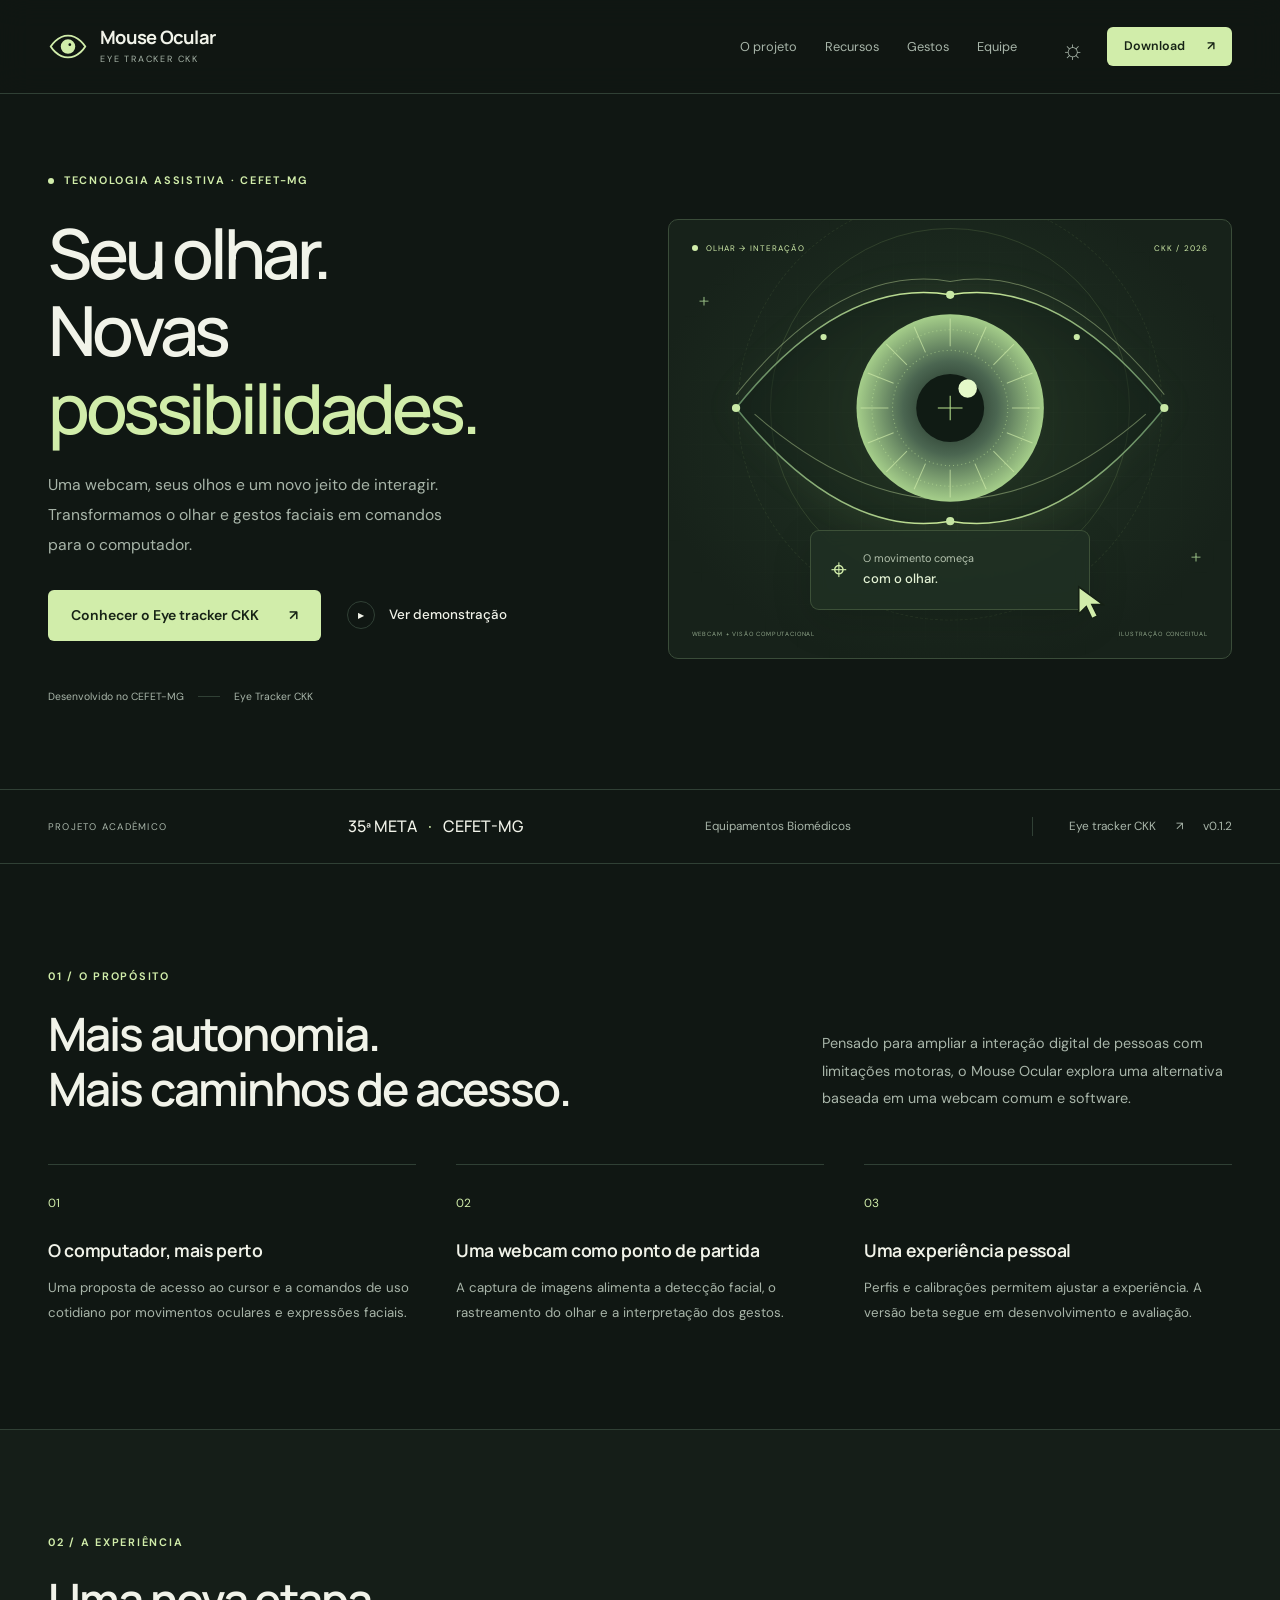
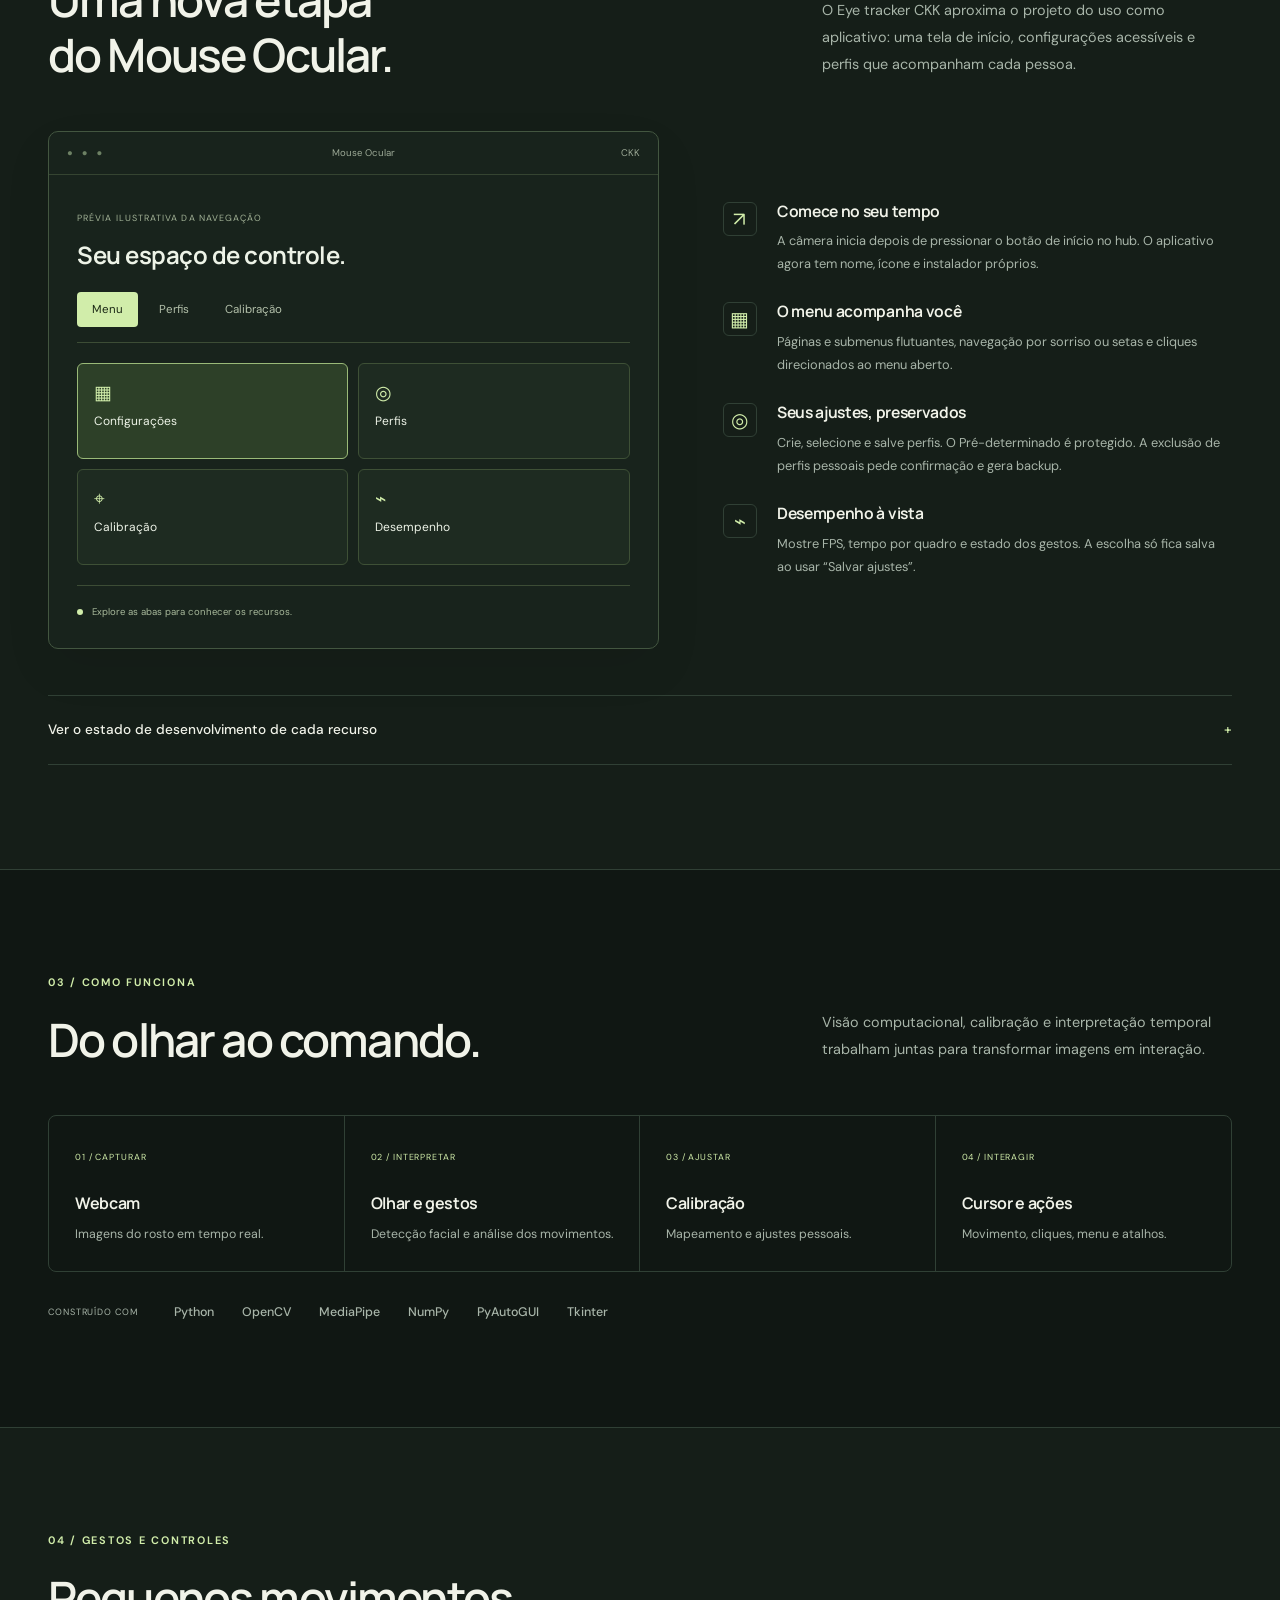
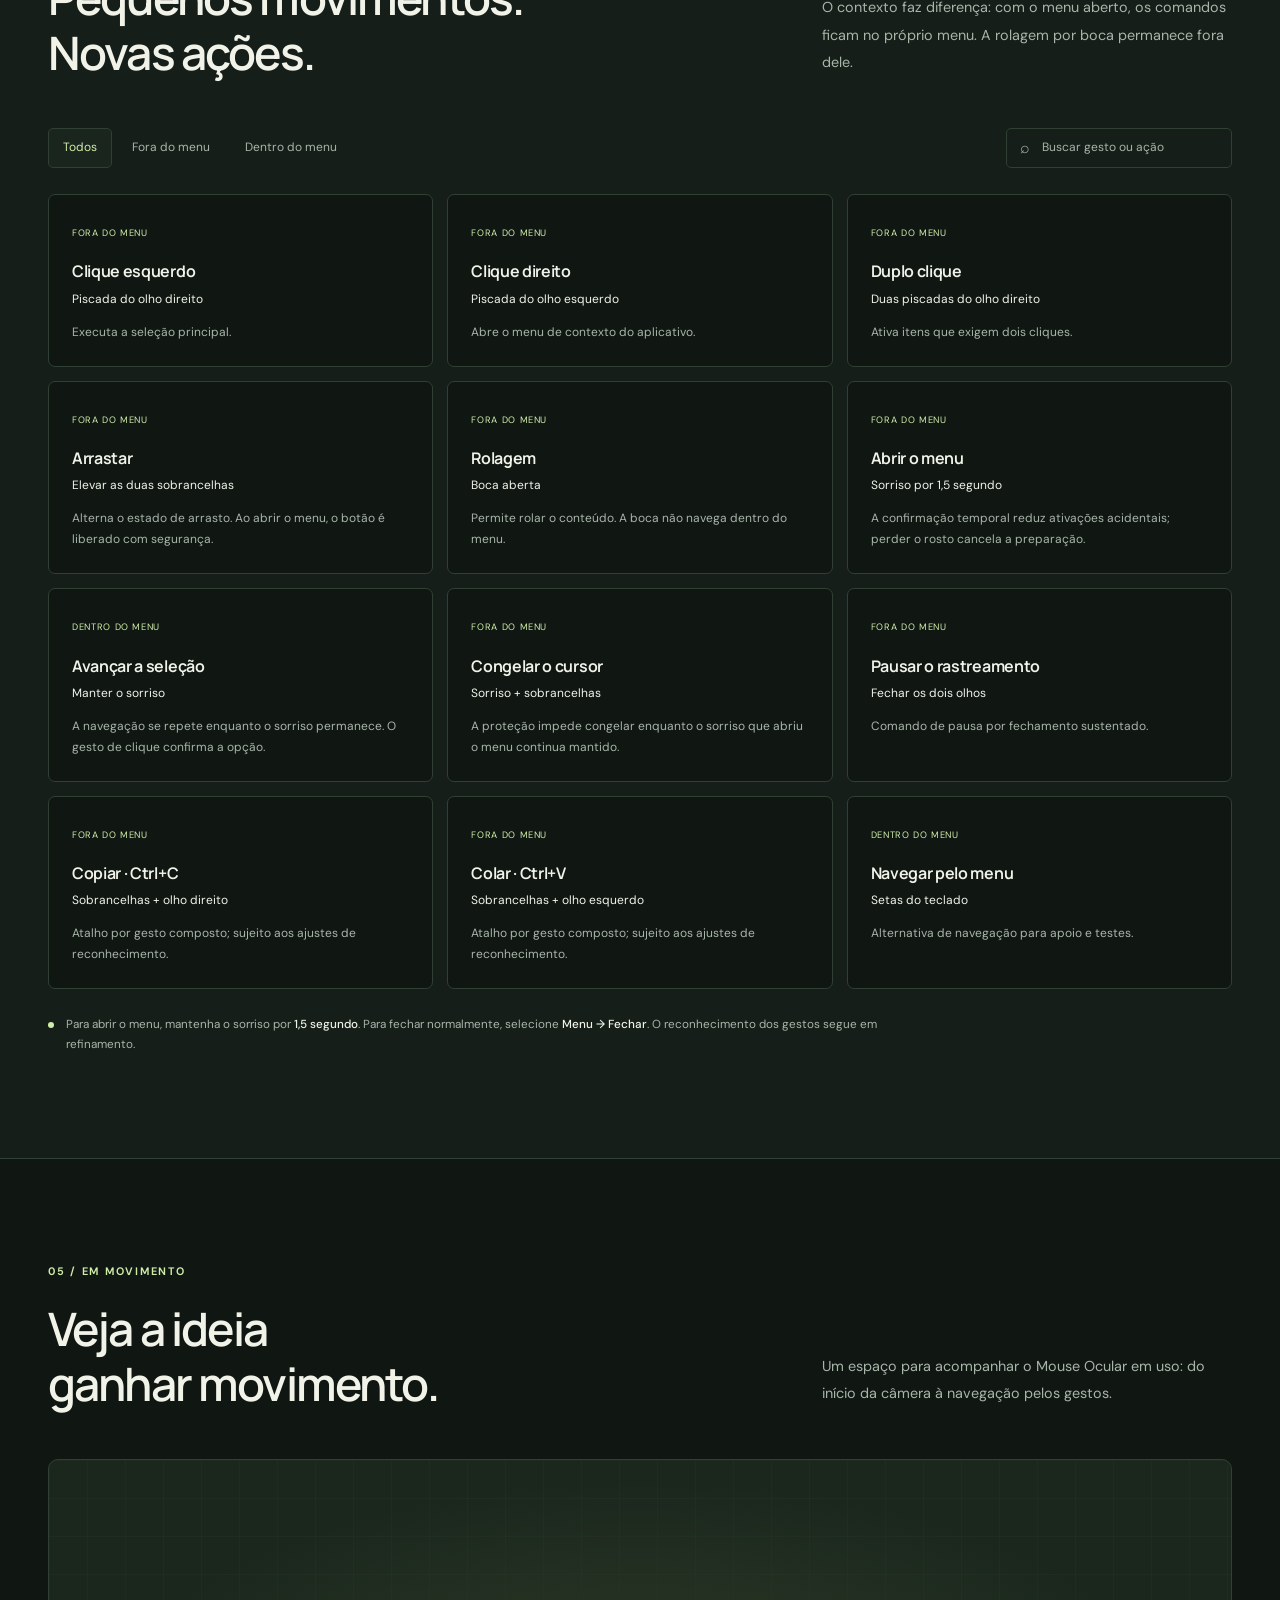
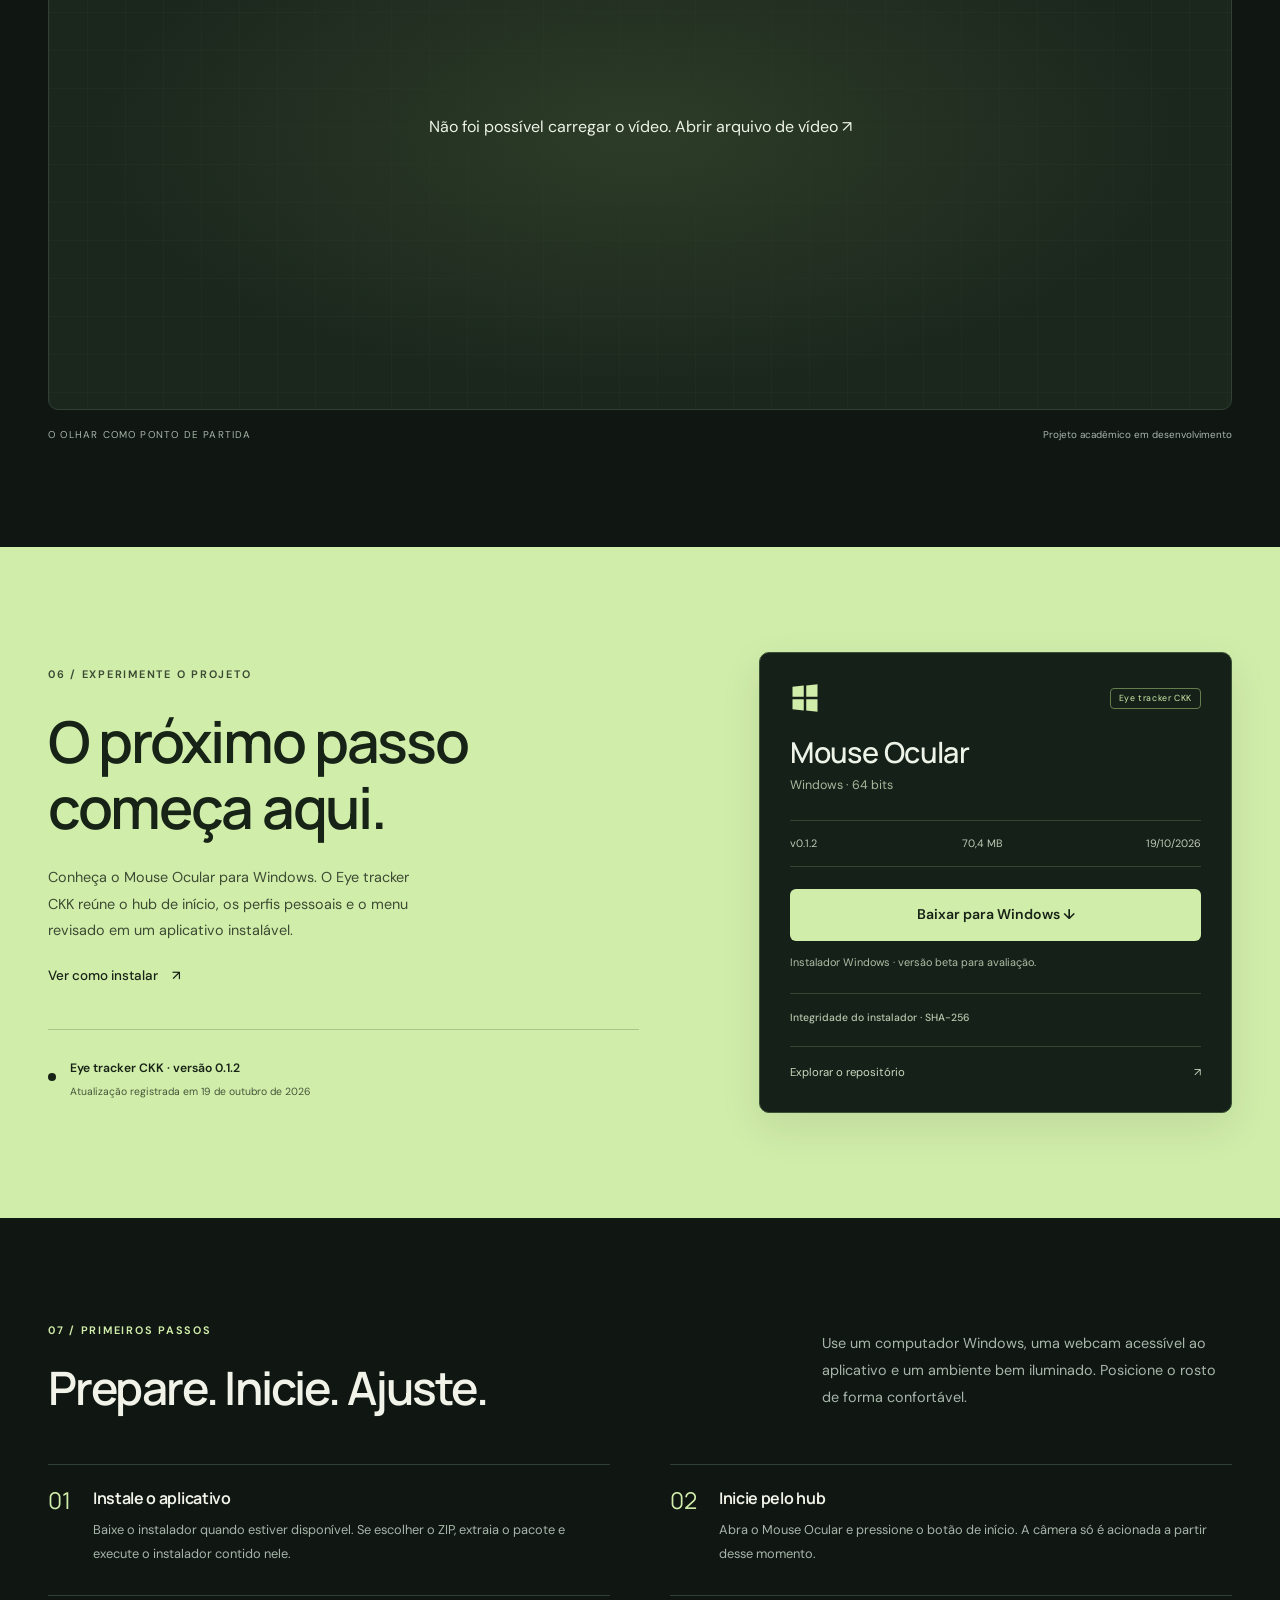
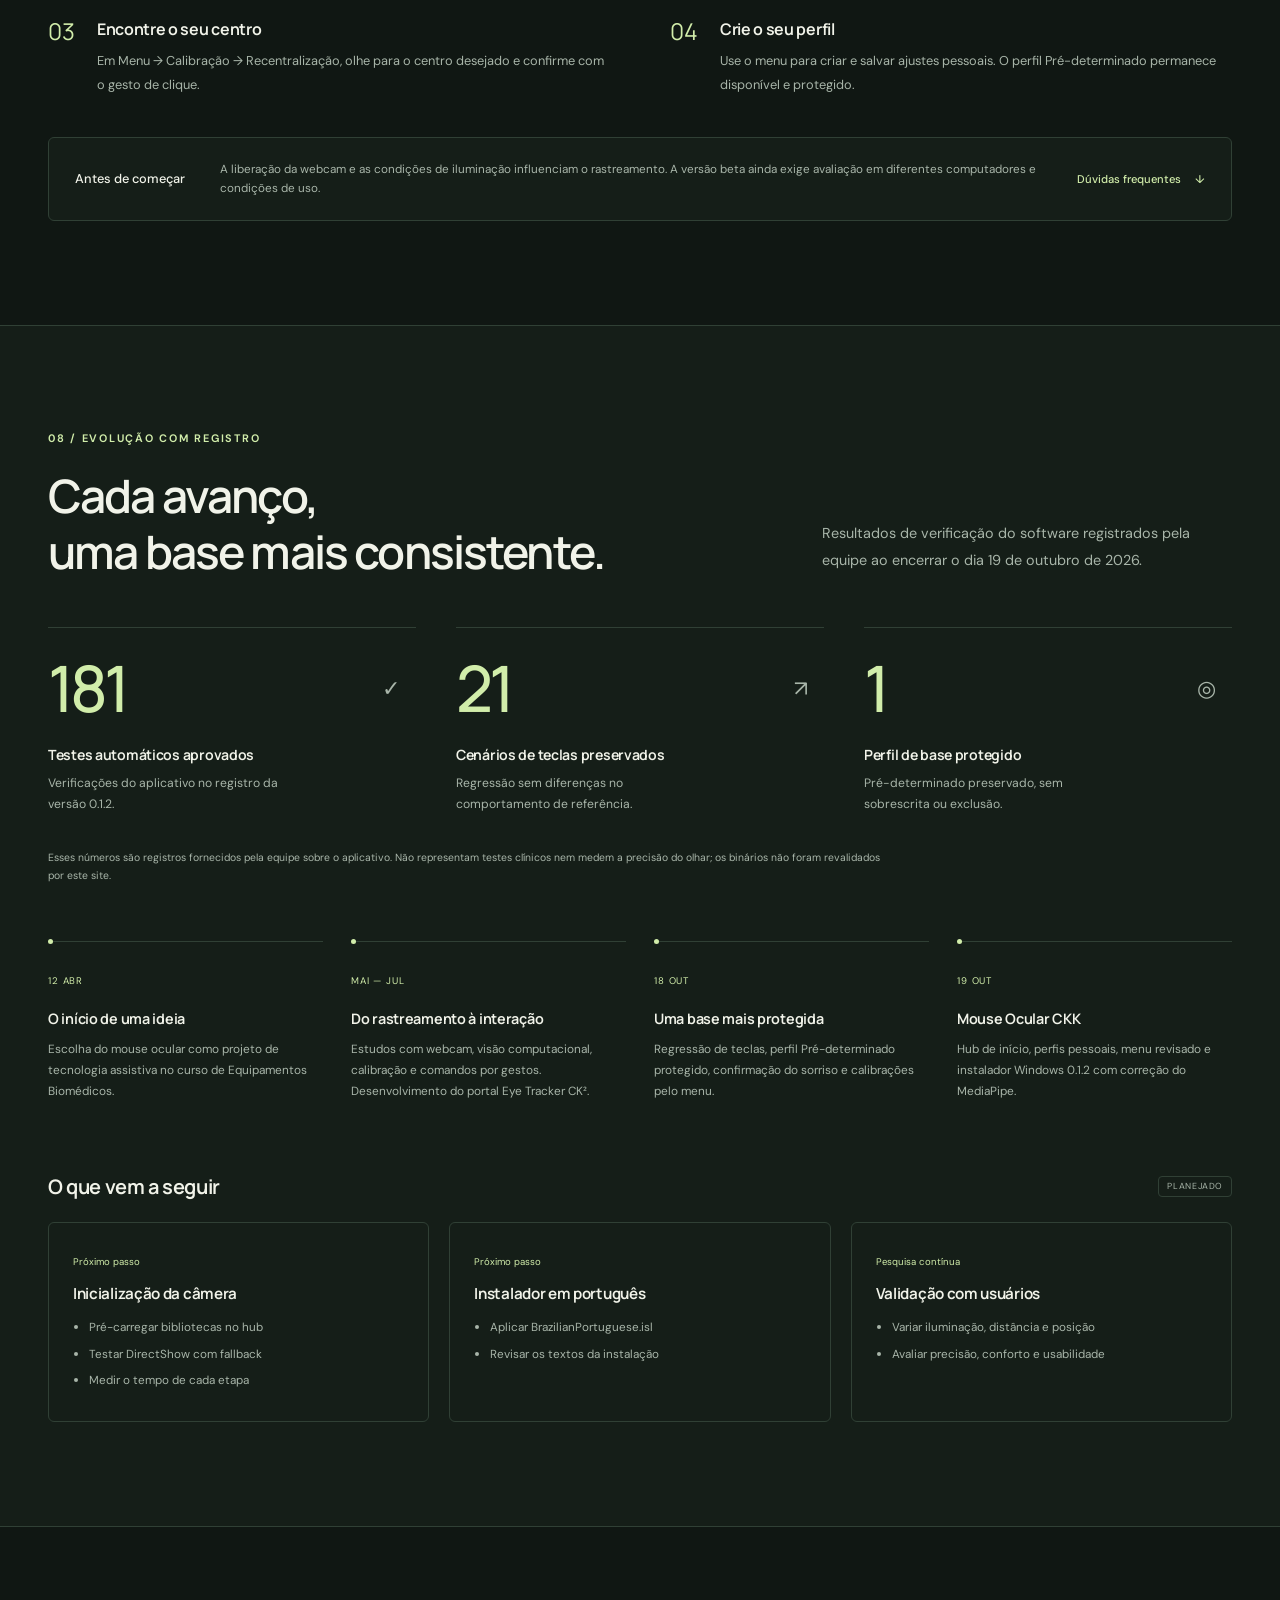
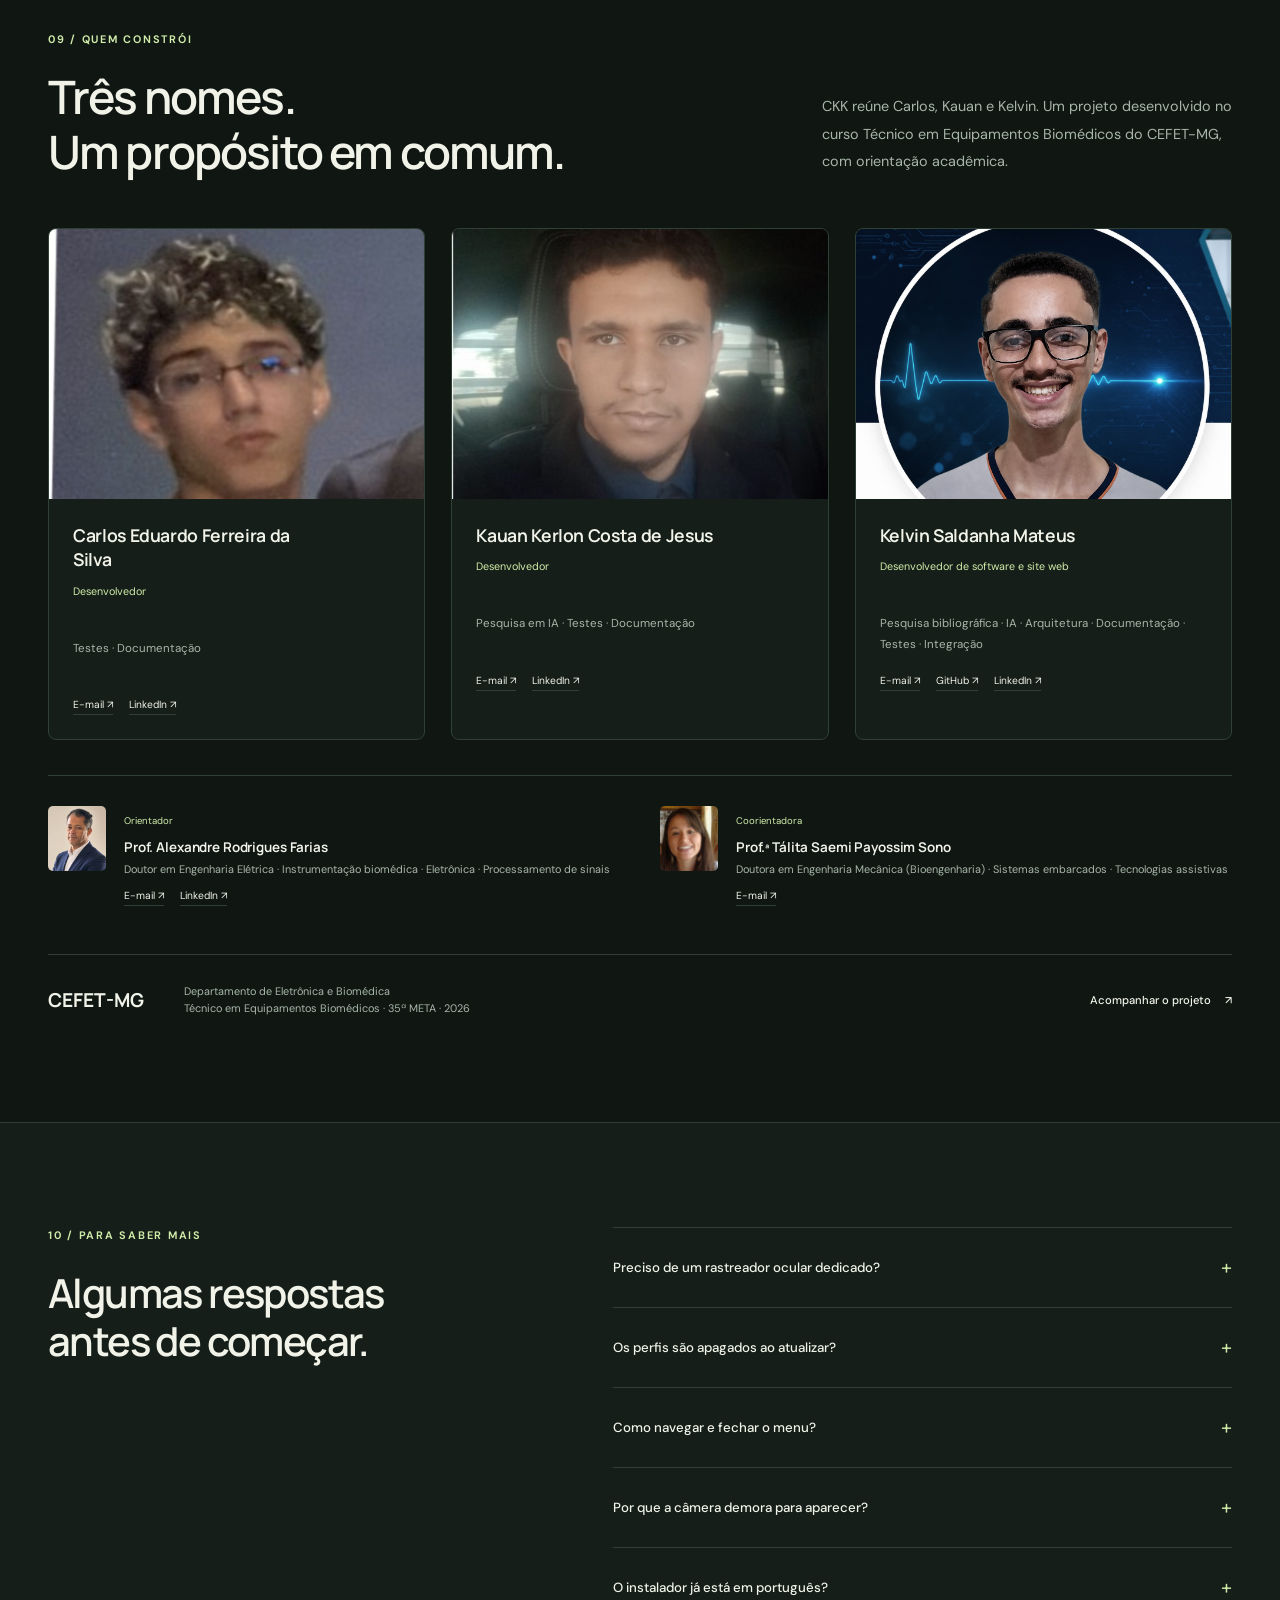
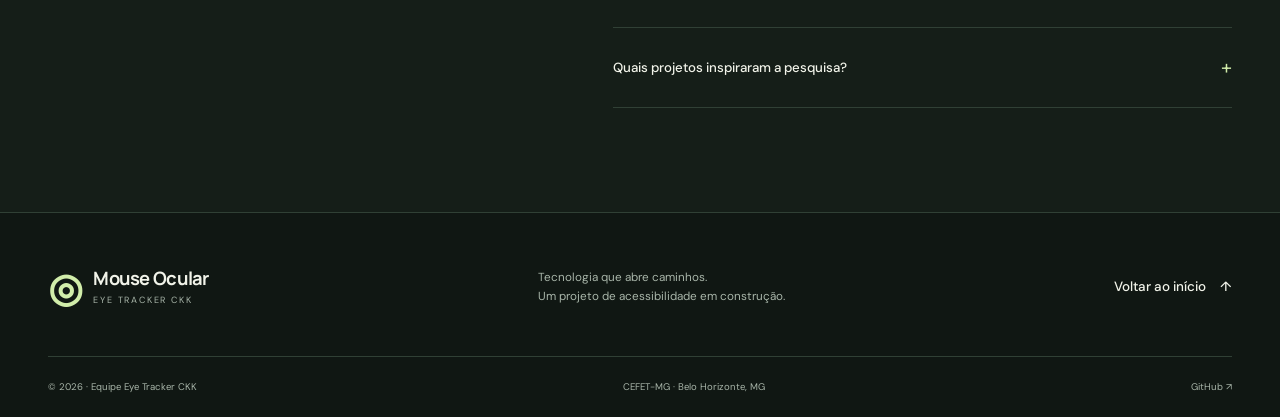
<file: index.html>
<!doctype html>
<html lang="pt-BR" data-theme="dark">
<head>
<meta charset="utf-8">
<meta name="viewport" content="width=device-width,initial-scale=1">
<meta name="theme-color" content="#101713">
<meta name="description" content="Mouse Ocular — Eye Tracker CKK. Um projeto do CEFET-MG que transforma o olhar e gestos faciais em comandos no computador, usando uma webcam.">
<title>Mouse Ocular · O olhar abre possibilidades</title>
<link rel="canonical" href="https://kelvinsaldanha.github.io/Eye-tracker-CKK/">
<meta property="og:type" content="website">
<meta property="og:locale" content="pt_BR">
<meta property="og:title" content="Mouse Ocular · Eye Tracker CKK">
<meta property="og:description" content="O olhar abre possibilidades. Conheça o projeto de tecnologia assistiva do CEFET-MG.">
<meta property="og:image" content="https://kelvinsaldanha.github.io/Eye-tracker-CKK/assets/images/og-cover.svg">
<link rel="icon" type="image/svg+xml" href="assets/icons/favicon.svg">
<link rel="stylesheet" href="assets/css/style.css">
<script src="assets/js/main.js" defer></script>
</head>
<body>
<a class="skip-link" href="#conteudo">Pular para o conteúdo</a>
<header class="header"><div class="container header-inner">
<a class="brand" href="#inicio" aria-label="Mouse Ocular, início"><svg viewbox="0 0 44 32" aria-hidden="true"><path d="M3 16S10 4 22 4s19 12 19 12-7 12-19 12S3 16 3 16Z"></path><circle cx="22" cy="16" r="7"></circle><circle cx="24" cy="14" r="1.5"></circle></svg><span>Mouse Ocular<small>EYE TRACKER CKK</small></span></a>
<nav id="mainNav" aria-label="Navegação principal"><a href="#projeto">O projeto</a><a href="#funcionalidades">Recursos</a><a href="#gestos">Gestos</a><a href="#equipe">Equipe</a></nav>
<div class="header-actions">
<button class="icon-button" id="themeButton" aria-label="Ativar tema claro" title="Alternar tema"><span aria-hidden="true">☼</span></button><a class="button small header-download" href="#download">Download <span aria-hidden="true">↗</span></a><button class="icon-button mobile-toggle" id="menuButton" aria-label="Abrir navegação" aria-expanded="false" aria-controls="mainNav"><span aria-hidden="true">☰</span></button>
</div>
</div></header>
<main id="conteudo">
<section class="hero container" id="inicio" aria-labelledby="hero-title">
<div class="hero-copy">
<div class="eyebrow">
<span class="status-dot"></span> TECNOLOGIA ASSISTIVA · CEFET-MG</div>
<h1 id="hero-title">Seu olhar.<br>Novas <em>possibilidades.</em>
</h1>
<p>Uma webcam, seus olhos e um novo jeito de interagir. Transformamos o olhar e gestos faciais em comandos para o computador.</p>
<div class="actions">
<a class="button" href="#download">Conhecer o Eye tracker CKK <span aria-hidden="true">↗</span></a><a class="text-link" href="#video"><span class="play-small" aria-hidden="true">▶</span> Ver demonstração</a>
</div>
<div class="hero-foot">
<span>Desenvolvido no CEFET-MG</span><span class="line"></span><span>Eye Tracker CKK</span>
</div>
</div>
<div class="hero-art" role="img" aria-label="Ilustração conceitual de um olho conectado ao cursor do computador; não é uma captura do aplicativo.">
<div class="art-top">
<span><i class="status-dot"></i> OLHAR → INTERAÇÃO</span><span>CKK / 2026</span>
</div>
<div class="orbital orbital-one"></div>
<div class="orbital orbital-two"></div>
<div class="art-cross cross-one">+</div>
<div class="art-cross cross-two">+</div>
<svg class="eye-visual" viewbox="0 0 500 340" aria-hidden="true"><defs><radialgradient id="iris"><stop stop-color="#15221b"></stop><stop offset=".5" stop-color="#4b6651"></stop><stop offset="1" stop-color="#a5ce8a"></stop></radialgradient><lineargradient id="eye-line"><stop stop-color="#5f855f"></stop><stop offset=".5" stop-color="#d4f4a0"></stop><stop offset="1" stop-color="#5f855f"></stop></lineargradient></defs><path class="eye-outline" d="M42 170Q145 42 250 60Q355 42 458 170Q355 298 250 280Q145 298 42 170Z"></path><path class="eye-fine" d="M42 170Q145 42 250 60Q355 42 458 170M60 189Q250 355 440 189"></path><circle cx="250" cy="170" r="91" fill="url(#iris)"></circle><circle cx="250" cy="170" r="76" class="iris-ring"></circle><circle cx="250" cy="170" r="56" class="iris-ring"></circle><g class="iris-lines"><path d="M250 83v27m0 120v27M163 170h27m120 0h27M188 108l20 20m84 84 20 20M188 232l20-20m84-84 20-20M215 91l11 25m48 108 11 25M170 136l25 10m110 48 25 10M170 204l25-10m110-48 25-10M215 249l11-25m48-108 11-25"></path></g><circle cx="250" cy="170" r="33" fill="#101b14"></circle><circle cx="267" cy="151" r="9" fill="#e5f9c9"></circle><path d="M238 170h24m-12-12v24" stroke="#b9e48e"></path><g class="eye-dots"><circle cx="42" cy="170" r="4"></circle><circle cx="458" cy="170" r="4"></circle><circle cx="250" cy="60" r="4"></circle><circle cx="250" cy="280" r="4"></circle><circle cx="127" cy="101" r="3"></circle><circle cx="373" cy="101" r="3"></circle></g></svg>
<div class="art-label">
<span class="target-icon" aria-hidden="true">⌖</span><div>O movimento começa<br><strong>com o olhar.</strong>
</div>
<svg viewbox="0 0 32 40" class="cursor-icon" aria-hidden="true"><path d="M4 3v29l8-8 6 13 6-3-6-12h12Z"></path></svg>
</div>
<div class="art-bottom">
<span>WEBCAM + VISÃO COMPUTACIONAL</span><span>ILUSTRAÇÃO CONCEITUAL</span>
</div>
</div>
</section>
<div class="project-strip"><div class="container strip-inner">
<span>PROJETO ACADÊMICO</span><strong>35ª META <span>·</span> CEFET-MG</strong><span>Equipamentos Biomédicos</span><span class="strip-tag">Eye tracker CKK <span aria-hidden="true">↗</span> v0.1.2</span>
</div></div>
<section class="section container" id="projeto"><div class="split-heading">
<div>
<span class="eyebrow">01 / O PROPÓSITO</span><h2>Mais autonomia.<br>Mais caminhos de acesso.</h2>
</div>
<p>Pensado para ampliar a interação digital de pessoas com limitações motoras, o Mouse Ocular explora uma alternativa baseada em uma webcam comum e software.</p>
</div>
<div class="purpose-grid">
<article><span class="number">01</span><h3>O computador, mais perto</h3>
<p>Uma proposta de acesso ao cursor e a comandos de uso cotidiano por movimentos oculares e expressões faciais.</p></article><article><span class="number">02</span><h3>Uma webcam como ponto de partida</h3>
<p>A captura de imagens alimenta a detecção facial, o rastreamento do olhar e a interpretação dos gestos.</p></article><article><span class="number">03</span><h3>Uma experiência pessoal</h3>
<p>Perfis e calibrações permitem ajustar a experiência. A versão beta segue em desenvolvimento e avaliação.</p></article>
</div></section>
<section class="section surface-section" id="funcionalidades"><div class="container">
<div class="split-heading">
<div>
<span class="eyebrow">02 / A EXPERIÊNCIA</span><h2>Uma nova etapa<br>do Mouse Ocular.</h2>
</div>
<p>O Eye tracker CKK aproxima o projeto do uso como aplicativo: uma tela de início, configurações acessíveis e perfis que acompanham cada pessoa.</p>
</div>
<div class="experience-grid">
<div class="interface-demo">
<div class="window-bar">
<span class="window-dots">● ● ●</span><span>Mouse Ocular</span><span>CKK</span>
</div>
<div class="demo-body">
<span class="mini-label">PRÉVIA ILUSTRATIVA DA NAVEGAÇÃO</span><h3>Seu espaço de controle.</h3>
<div class="demo-tabs" role="tablist" aria-label="Explorar recursos">
<button id="tab-menu" role="tab" aria-controls="demo-panel" aria-selected="true" data-panel="menu">Menu</button><button id="tab-perfis" role="tab" aria-controls="demo-panel" aria-selected="false" tabindex="-1" data-panel="perfis">Perfis</button><button id="tab-calibracao" role="tab" aria-controls="demo-panel" aria-selected="false" tabindex="-1" data-panel="calibracao">Calibração</button>
</div>
<div id="demo-panel" role="tabpanel" aria-labelledby="tab-menu" tabindex="0"></div>
<div class="demo-hint">
<span class="status-dot"></span> Explore as abas para conhecer os recursos.</div>
</div>
</div>
<div class="feature-notes">
<article><span class="feature-icon" aria-hidden="true">↗</span><div>
<h3>Comece no seu tempo</h3>
<p>A câmera inicia depois de pressionar o botão de início no hub. O aplicativo agora tem nome, ícone e instalador próprios.</p>
</div></article><article><span class="feature-icon" aria-hidden="true">▦</span><div>
<h3>O menu acompanha você</h3>
<p>Páginas e submenus flutuantes, navegação por sorriso ou setas e cliques direcionados ao menu aberto.</p>
</div></article><article><span class="feature-icon" aria-hidden="true">◎</span><div>
<h3>Seus ajustes, preservados</h3>
<p>Crie, selecione e salve perfis. O Pré-determinado é protegido. A exclusão de perfis pessoais pede confirmação e gera backup.</p>
</div></article><article><span class="feature-icon" aria-hidden="true">⌁</span><div>
<h3>Desempenho à vista</h3>
<p>Mostre FPS, tempo por quadro e estado dos gestos. A escolha só fica salva ao usar “Salvar ajustes”.</p>
</div></article>
</div>
</div>
<details class="disclosure"><summary>Ver o estado de desenvolvimento de cada recurso <span aria-hidden="true">+</span></summary><div class="status-grid" id="featureStatus"></div></details>
</div></section>
<section class="section container" id="funcionamento"><div class="split-heading">
<div>
<span class="eyebrow">03 / COMO FUNCIONA</span><h2>Do olhar ao comando.</h2>
</div>
<p>Visão computacional, calibração e interpretação temporal trabalham juntas para transformar imagens em interação.</p>
</div>
<div class="pipeline">
<article><span>01 / CAPTURAR</span><h3>Webcam</h3>
<p>Imagens do rosto em tempo real.</p></article><article><span>02 / INTERPRETAR</span><h3>Olhar e gestos</h3>
<p>Detecção facial e análise dos movimentos.</p></article><article><span>03 / AJUSTAR</span><h3>Calibração</h3>
<p>Mapeamento e ajustes pessoais.</p></article><article><span>04 / INTERAGIR</span><h3>Cursor e ações</h3>
<p>Movimento, cliques, menu e atalhos.</p></article>
</div>
<div class="tech-line">
<span>CONSTRUÍDO COM</span><div id="technologies"></div>
</div></section>
<section class="section surface-section" id="gestos"><div class="container">
<div class="split-heading">
<div>
<span class="eyebrow">04 / GESTOS E CONTROLES</span><h2>Pequenos movimentos.<br>Novas ações.</h2>
</div>
<p>O contexto faz diferença: com o menu aberto, os comandos ficam no próprio menu. A rolagem por boca permanece fora dele.</p>
</div>
<div class="gesture-toolbar">
<div class="filter-group" role="group" aria-label="Filtrar gestos">
<button class="active" data-filter="Todos" aria-pressed="true">Todos</button><button data-filter="Fora do menu" aria-pressed="false">Fora do menu</button><button data-filter="Dentro do menu" aria-pressed="false">Dentro do menu</button>
</div>
<label class="search-box"><span aria-hidden="true">⌕</span><input type="search" id="gestureSearch" placeholder="Buscar gesto ou ação" aria-label="Buscar gesto ou ação"></label>
</div>
<p id="gestureCount" class="sr-only" aria-live="polite"></p>
<div class="gesture-grid" id="gestureGrid"></div>
<div class="gesture-bottom">
<span class="status-dot"></span><p>Para abrir o menu, mantenha o sorriso por <strong>1,5 segundo</strong>. Para fechar normalmente, selecione <strong>Menu → Fechar</strong>. O reconhecimento dos gestos segue em refinamento.</p>
</div>
</div></section>
<section class="section container" id="video"><div class="split-heading">
<div>
<span class="eyebrow">05 / EM MOVIMENTO</span><h2>Veja a ideia<br>ganhar movimento.</h2>
</div>
<p>Um espaço para acompanhar o Mouse Ocular em uso: do início da câmera à navegação pelos gestos.</p>
</div>
<div class="video-shell" id="videoContainer"><div class="video-empty">
<span class="large-play" aria-hidden="true">▶</span><h3>Demonstração em breve</h3>
<p>O vídeo do projeto ainda não foi disponibilizado.</p>
<span class="mini-label">Mouse Ocular · EYE TRACKER CKK</span>
</div></div>
<div class="video-caption">
<span>O OLHAR COMO PONTO DE PARTIDA</span><span>Projeto acadêmico em desenvolvimento</span>
</div></section>
<section class="section download-section" id="download"><div class="container download-layout">
<div class="download-copy">
<span class="eyebrow">06 / EXPERIMENTE O PROJETO</span><h2>O próximo passo<br>começa aqui.</h2>
<p>Conheça o Mouse Ocular para Windows. O Eye tracker CKK reúne o hub de início, os perfis pessoais e o menu revisado em um aplicativo instalável.</p>
<a class="text-link" href="#instalacao">Ver como instalar <span aria-hidden="true">↗</span></a><div class="release-summary">
<span class="release-dot"></span><div>
<strong>Eye tracker CKK · versão 0.1.2</strong><small>Atualização registrada em 19 de outubro de 2026</small>
</div>
</div>
</div>
<article class="download-card"><div class="download-card-top">
<svg viewbox="0 0 24 24" aria-hidden="true"><path d="M2 3l9-1v9H2V3Zm11-1 9-1v10h-9V2ZM2 13h9v9l-9-1v-8Zm11 0h9v10l-9-1v-9Z"></path></svg><span class="pill">Eye tracker CKK</span>
</div>
<h3>Mouse Ocular</h3>
<p class="download-platform" id="downloadPlatform">Windows · 64 bits</p>
<div class="file-meta">
<span id="releaseVersion">v0.1.2</span><span id="releaseSize">70,4 MB</span><span id="releaseDate">19/10/2026</span>
</div>
<div id="downloadAction"><button class="button full" disabled>Arquivo ainda não disponibilizado</button></div>
<p class="download-status" id="downloadStatus" aria-live="polite">O instalador foi preparado pela equipe. O link público será adicionado aqui.</p>
<a id="zipDownload" class="zip-download" hidden>Baixar versão em ZIP <span aria-hidden="true">↓</span></a><details class="hash-details"><summary>Integridade do instalador · SHA-256</summary><code id="installerHash"></code><button class="text-link" id="copyHash" type="button">Copiar hash</button><p id="hashFeedback" aria-live="polite"></p></details><a class="repo-link" href="https://github.com/kelvinsaldanha/Eye-tracker-CKK" target="_blank" rel="noopener noreferrer">Explorar o repositório <span aria-hidden="true">↗</span></a></article>
</div></section>
<section class="section container" id="instalacao"><div class="split-heading">
<div>
<span class="eyebrow">07 / PRIMEIROS PASSOS</span><h2>Prepare. Inicie. Ajuste.</h2>
</div>
<p>Use um computador Windows, uma webcam acessível ao aplicativo e um ambiente bem iluminado. Posicione o rosto de forma confortável.</p>
</div>
<ol class="install-steps">
<li>
<span>01</span><div>
<h3>Instale o aplicativo</h3>
<p>Baixe o instalador quando estiver disponível. Se escolher o ZIP, extraia o pacote e execute o instalador contido nele.</p>
</div>
</li>
<li>
<span>02</span><div>
<h3>Inicie pelo hub</h3>
<p>Abra o Mouse Ocular e pressione o botão de início. A câmera só é acionada a partir desse momento.</p>
</div>
</li>
<li>
<span>03</span><div>
<h3>Encontre o seu centro</h3>
<p>Em Menu → Calibração → Recentralização, olhe para o centro desejado e confirme com o gesto de clique.</p>
</div>
</li>
<li>
<span>04</span><div>
<h3>Crie o seu perfil</h3>
<p>Use o menu para criar e salvar ajustes pessoais. O perfil Pré-determinado permanece disponível e protegido.</p>
</div>
</li>
</ol>
<div class="requirements">
<strong>Antes de começar</strong><p>A liberação da webcam e as condições de iluminação influenciam o rastreamento. A versão beta ainda exige avaliação em diferentes computadores e condições de uso.</p>
<a class="text-link" href="#perguntas">Dúvidas frequentes <span aria-hidden="true">↓</span></a>
</div></section>
<section class="section surface-section" id="resultados"><div class="container">
<div class="split-heading">
<div>
<span class="eyebrow">08 / EVOLUÇÃO COM REGISTRO</span><h2>Cada avanço,<br>uma base mais consistente.</h2>
</div>
<p>Resultados de verificação do software registrados pela equipe ao encerrar o dia 19 de outubro de 2026.</p>
</div>
<div class="metrics">
<article><strong>181<span>✓</span></strong><h3>Testes automáticos aprovados</h3>
<p>Verificações do aplicativo no registro da versão 0.1.2.</p></article><article><strong>21<span>↗</span></strong><h3>Cenários de teclas preservados</h3>
<p>Regressão sem diferenças no comportamento de referência.</p></article><article><strong>1<span>◎</span></strong><h3>Perfil de base protegido</h3>
<p>Pré-determinado preservado, sem sobrescrita ou exclusão.</p></article>
</div>
<p class="evidence-note">Esses números são registros fornecidos pela equipe sobre o aplicativo. Não representam testes clínicos nem medem a precisão do olhar; os binários não foram revalidados por este site.</p>
<div class="history" id="historyList"></div>
<div class="roadmap-heading">
<h3>O que vem a seguir</h3>
<span class="pill neutral">PLANEJADO</span>
</div>
<div class="roadmap-grid" id="roadmapGrid"></div>
</div></section>
<section class="section container" id="equipe"><div class="split-heading">
<div>
<span class="eyebrow">09 / QUEM CONSTRÓI</span><h2>Três nomes.<br>Um propósito em comum.</h2>
</div>
<p>CKK reúne Carlos, Kauan e Kelvin. Um projeto desenvolvido no curso Técnico em Equipamentos Biomédicos do CEFET-MG, com orientação acadêmica.</p>
</div>
<div class="team-grid" id="teamGrid"></div>
<div class="advisors" id="advisors"></div>
<div class="academic-note">
<span>CEFET-MG</span><p>Departamento de Eletrônica e Biomédica<br>Técnico em Equipamentos Biomédicos · 35ª META · 2026</p>
<a class="text-link" href="https://github.com/kelvinsaldanha/Eye-tracker-CKK" target="_blank" rel="noopener noreferrer">Acompanhar o projeto <span aria-hidden="true">↗</span></a>
</div></section>
<section class="section surface-section" id="perguntas"><div class="container faq-layout">
<div>
<span class="eyebrow">10 / PARA SABER MAIS</span><h2>Algumas respostas<br>antes de começar.</h2>
</div>
<div class="faq-list">
<details><summary>Preciso de um rastreador ocular dedicado?<span aria-hidden="true">+</span></summary><p>A proposta usa uma webcam comum para capturar o rosto e estimar o olhar. A qualidade do rastreamento depende da câmera, da iluminação, do posicionamento e dos ajustes de calibração.</p></details><details><summary>Os perfis são apagados ao atualizar?<span aria-hidden="true">+</span></summary><p>Os dados pessoais ficam separados da instalação, em <code>%LOCALAPPDATA%\EyeMouse</code>. O instalador leva somente o Pré-determinado. Os perfis pessoais podem ser criados depois.</p></details><details><summary>Como navegar e fechar o menu?<span aria-hidden="true">+</span></summary><p>Sorria por 1,5 segundo para abrir. No menu, manter o sorriso avança a seleção e o gesto de clique confirma. As setas também navegam. Para fechar normalmente, escolha Menu → Fechar.</p></details><details><summary>Por que a câmera demora para aparecer?<span aria-hidden="true">+</span></summary><p>O carregamento das bibliotecas e a abertura da câmera consomem tempo. Pré-carga, medição por etapa e DirectShow com fallback foram propostos, mas ainda não estavam implementados no registro de 19 de outubro.</p></details><details><summary>O instalador já está em português?<span aria-hidden="true">+</span></summary><p>A versão 0.1.2 ainda usa o idioma padrão em inglês. A tradução para português brasileiro está planejada.</p></details><details><summary>Quais projetos inspiraram a pesquisa?<span aria-hidden="true">+</span></summary><div id="references"></div></details>
</div>
</div></section>
</main>
<footer><div class="container footer-top">
<a class="brand" href="#inicio"><span class="footer-eye" aria-hidden="true">◎</span><span>Mouse Ocular<small>EYE TRACKER CKK</small></span></a><p>Tecnologia que abre caminhos.<br>Um projeto de acessibilidade em construção.</p>
<a class="text-link" href="#inicio">Voltar ao início <span aria-hidden="true">↑</span></a>
</div>
<div class="container footer-bottom">
<span>© 2026 · Equipe Eye Tracker CKK</span><span>CEFET-MG · Belo Horizonte, MG</span><a href="https://github.com/kelvinsaldanha/Eye-tracker-CKK" target="_blank" rel="noopener noreferrer">GitHub ↗</a>
</div></footer>
<div class="data-error" id="dataError" role="status" hidden>Não foi possível carregar o conteúdo atualizado. Recarregue a página ou consulte o repositório.</div>
<noscript><p class="data-error">Ative o JavaScript para explorar os gestos, a equipe e os links de mídia configurados.</p></noscript>
</body>
</html>
</file>
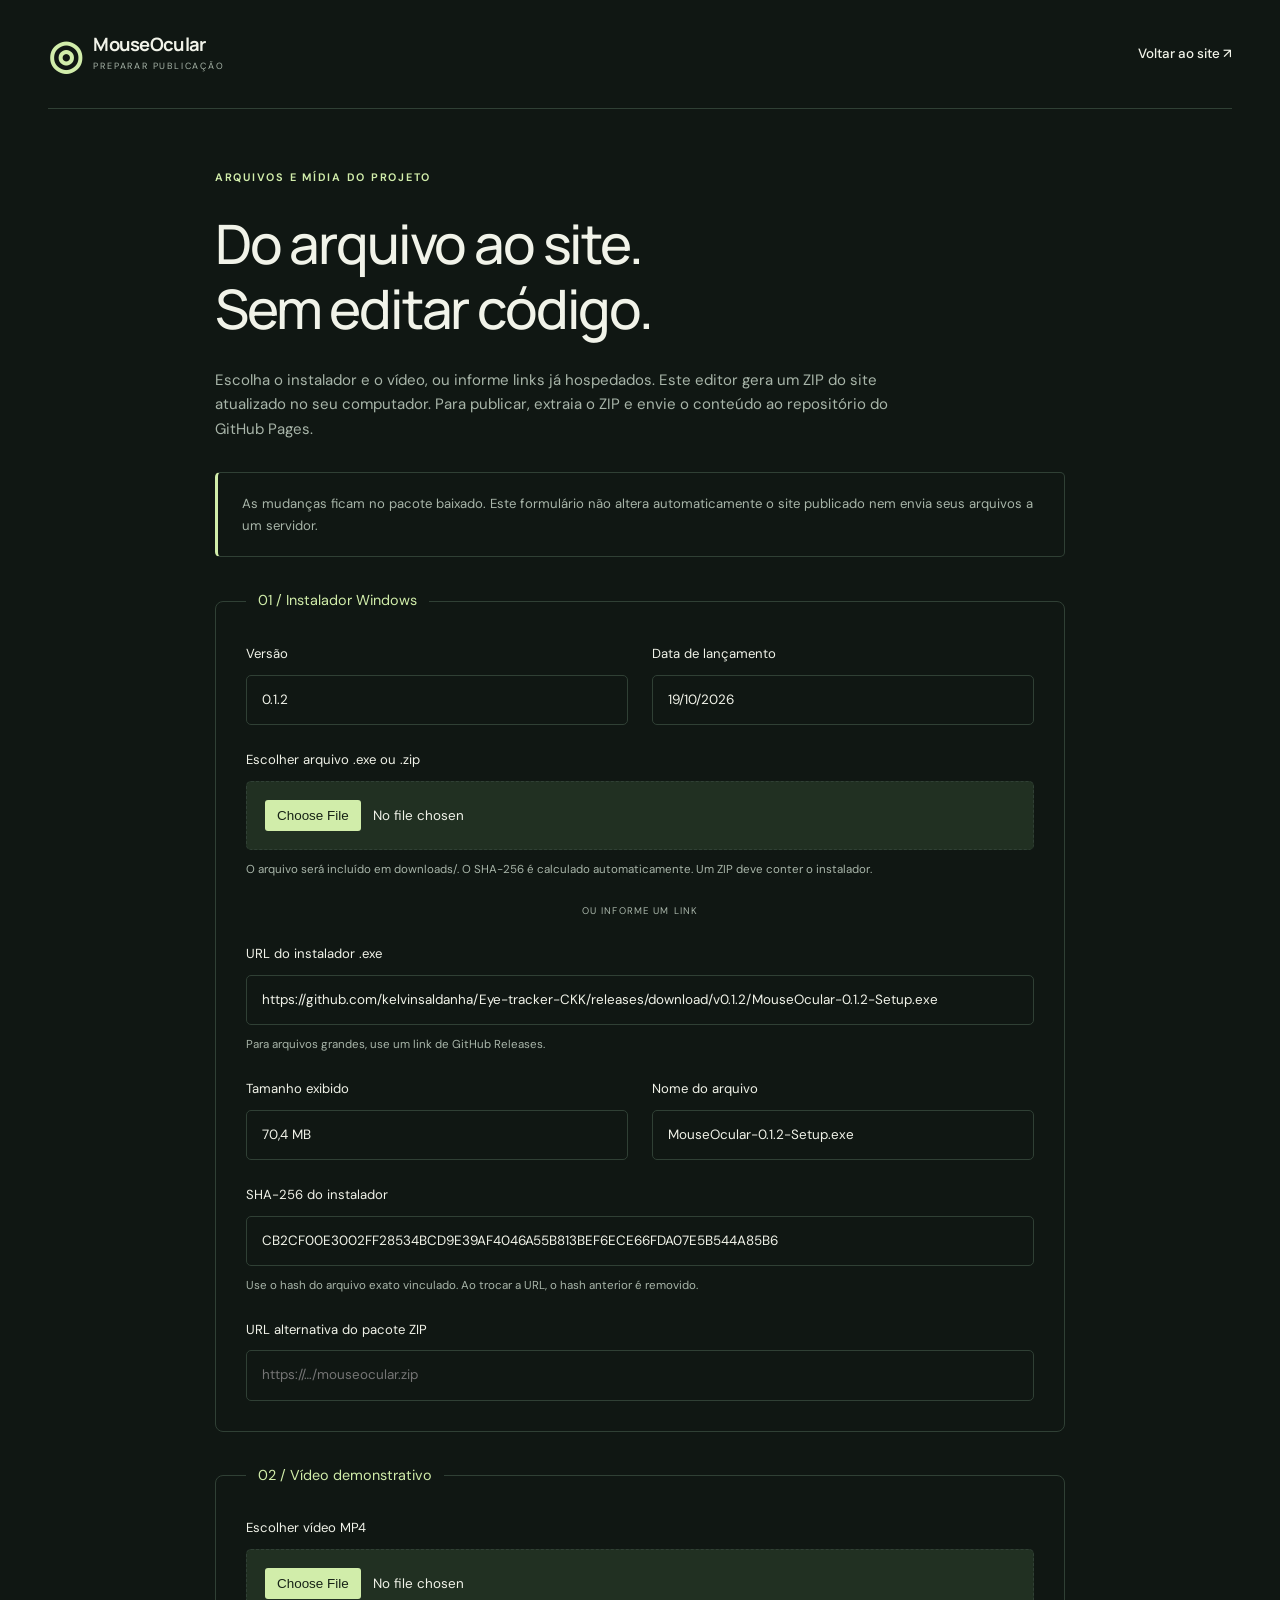
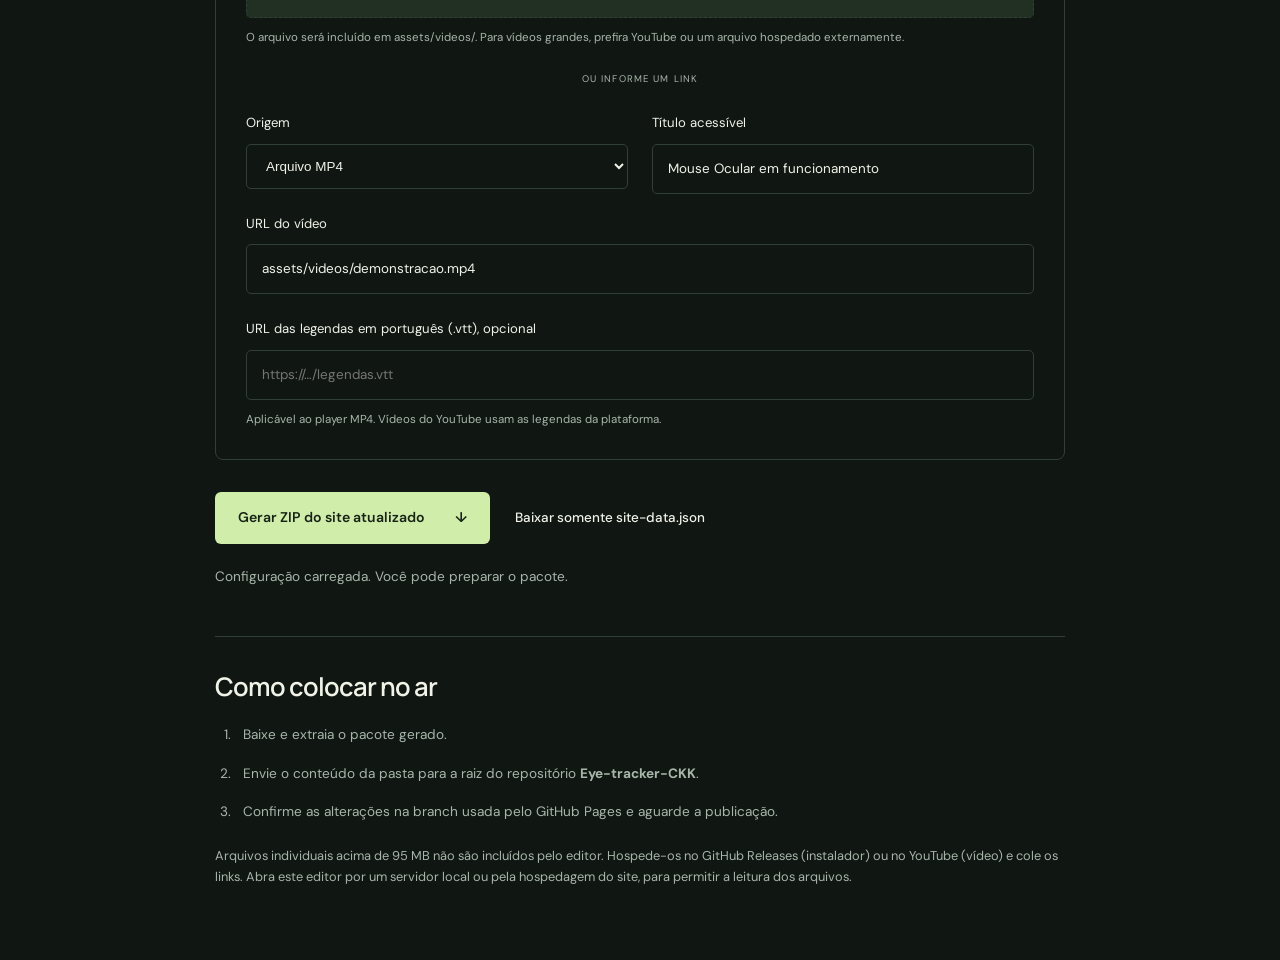
<file: configurar.html>
<!doctype html>
<html lang="pt-BR" data-theme="dark">
<head>
<meta charset="utf-8">
<meta name="viewport" content="width=device-width,initial-scale=1">
<meta name="robots" content="noindex,nofollow">
<title>Preparar publicação · MouseOcular</title>
<link rel="icon" href="assets/icons/favicon.svg">
<link rel="stylesheet" href="assets/css/style.css">
<link rel="stylesheet" href="assets/css/editor.css">
<script src="assets/js/sha256.js" defer></script><script src="assets/js/editor.js" defer></script>
</head>
<body>
<header class="editor-header container"><a class="brand" href="index.html"><span class="footer-eye" aria-hidden="true">◎</span><span>MouseOcular<small>PREPARAR PUBLICAÇÃO</small></span></a><a class="text-link" href="index.html">Voltar ao site ↗</a></header><main class="container editor-main"><span class="eyebrow">ARQUIVOS E MÍDIA DO PROJETO</span><h1>Do arquivo ao site.<br>Sem editar código.</h1>
<p class="editor-intro">Escolha o instalador e o vídeo, ou informe links já hospedados. Este editor gera um ZIP do site atualizado no seu computador. Para publicar, extraia o ZIP e envie o conteúdo ao repositório do GitHub Pages.</p>
<div class="editor-notice">As mudanças ficam no pacote baixado. Este formulário não altera automaticamente o site publicado nem envia seus arquivos a um servidor.</div>
<form id="publishForm">
<fieldset>
<legend>01 / Instalador Windows</legend>
<div class="editor-grid">
<label>Versão<input id="version" required maxlength="40" value="0.1.2"></label><label>Data de lançamento<input id="releaseDate" required maxlength="40" value="19/10/2026"></label>
</div>
<label>Escolher arquivo .exe ou .zip<input id="installerFile" type="file" accept=".exe,.zip"><small>O arquivo será incluído em downloads/. O SHA-256 é calculado automaticamente. Um ZIP deve conter o instalador.</small></label><div class="or-divider">OU INFORME UM LINK</div>
<label>URL do instalador .exe<input id="installerUrl" type="text" placeholder="https://github.com/…/releases/download/…/Setup.exe"><small>Para arquivos grandes, use um link de GitHub Releases.</small></label><div class="editor-grid">
<label>Tamanho exibido<input id="size" placeholder="70,4 MB" maxlength="40"></label><label>Nome do arquivo<input id="filename" maxlength="120"></label>
</div>
<label>SHA-256 do instalador<input id="sha256" pattern="[a-fA-F0-9]{64}|" placeholder="64 caracteres hexadecimais"><small>Use o hash do arquivo exato vinculado. Ao trocar a URL, o hash anterior é removido.</small></label><label>URL alternativa do pacote ZIP<input id="zipUrl" type="text" placeholder="https://…/mouseocular.zip"></label>
</fieldset>
<fieldset>
<legend>02 / Vídeo demonstrativo</legend>
<label>Escolher vídeo MP4<input id="videoFile" type="file" accept="video/mp4,.mp4"><small>O arquivo será incluído em assets/videos/. Para vídeos grandes, prefira YouTube ou um arquivo hospedado externamente.</small></label><div class="or-divider">OU INFORME UM LINK</div>
<div class="editor-grid">
<label>Origem<select id="videoType"><option value="mp4">Arquivo MP4</option>
<option value="youtube">YouTube</option></select></label><label>Título acessível<input id="videoTitle" value="MouseOcular em funcionamento" maxlength="140"></label>
</div>
<label>URL do vídeo<input id="videoUrl" type="text" placeholder="https://www.youtube.com/watch?v=…"></label><label>URL das legendas em português (.vtt), opcional<input id="captionsUrl" type="text" placeholder="https://…/legendas.vtt"><small>Aplicável ao player MP4. Vídeos do YouTube usam as legendas da plataforma.</small></label>
</fieldset>
<div class="editor-actions">
<button class="button" id="exportButton" type="submit">Gerar ZIP do site atualizado <span aria-hidden="true">↓</span></button><button class="text-link" id="jsonButton" type="button">Baixar somente site-data.json</button>
</div>
<div id="preparedDownloadSlot" style="margin-top:22px"></div>
<p class="editor-feedback" role="status" aria-live="polite" id="editorFeedback">Carregando a configuração atual…</p>
</form>
<div class="editor-help">
<h2>Como colocar no ar</h2>
<ol>
<li>Baixe e extraia o pacote gerado.</li>
<li>Envie o conteúdo da pasta para a raiz do repositório <strong>Eye-tracker-CKK</strong>.</li>
<li>Confirme as alterações na branch usada pelo GitHub Pages e aguarde a publicação.</li>
</ol>
<p>Arquivos individuais acima de 95 MB não são incluídos pelo editor. Hospede-os no GitHub Releases (instalador) ou no YouTube (vídeo) e cole os links. Abra este editor por um servidor local ou pela hospedagem do site, para permitir a leitura dos arquivos.</p>
</div></main>
</body>
</html>
</file>
<file: assets/css/style.css>
@import url('https://fonts.googleapis.com/css2?family=DM+Sans:wght@400;450;500;550;600;650;700&family=Manrope:wght@400;500;600;650;700;750;800&display=swap');
:root {
  color-scheme:dark;
  --bg:#101713;
  --surface:#151e18;
  --card:#1a251e;
  --ink:#f1f3e9;
  --muted:#a8b5a9;
  --line:#304035;
  --accent:#d1edaa;
  --accent-ink:#172316;
  --soft:#213022;
  --header:rgba(16,23,19,.94);
  --display:'Manrope',Arial,sans-serif;
  --body:'DM Sans',Arial,sans-serif
}

:root[data-theme=light] {
  color-scheme:light;
  --bg:#f8f9f3;
  --surface:#eff2e9;
  --card:#fff;
  --ink:#1b2b20;
  --muted:#526453;
  --line:#d0dacb;
  --accent:#44682e;
  --accent-ink:#fff;
  --soft:#e0e9d8;
  --header:rgba(248,249,243,.95)
}

* {
  box-sizing:border-box
}

html {
  scroll-behavior:smooth;
  scroll-padding-top:100px
}

body {
  margin:0;
  background:var(--bg);
  color:var(--ink);
  font:16px/1.65 var(--body);
  -webkit-font-smoothing:antialiased
}

button,input {
  font:inherit
}

button,a {
  -webkit-tap-highlight-color:transparent
}

button {
  cursor:pointer
}

a {
  color:inherit;
  text-decoration:none
}

img,svg {
  max-width:100%;
  display:block
}

button:disabled {
  cursor:not-allowed;
  opacity:.6
}

button {
  color:inherit
}

p {
  margin:0 0 1em;
  color:var(--muted)
}

h1,h2,h3 {
  font-family:var(--display);
  line-height:1.2;
  letter-spacing:-.04em;
  margin:0;
  color:var(--ink)
}

h2 {
  font-size:clamp(2rem,3.6vw,3.15rem);
  font-weight:600
}

h3 {
  font-size:1.1rem;
  font-weight:650;
  letter-spacing:-.02em
}

button:focus-visible,a:focus-visible,input:focus-visible,summary:focus-visible,[tabindex]:focus-visible {
  outline:3px solid var(--accent);
  outline-offset:5px
}

::selection {
  background:var(--accent);
  color:var(--accent-ink)
}

[hidden] {
  display:none!important
}

.container {
  width:min(1200px,calc(100% - 96px));
  margin-inline:auto
}

.section {
  padding-block:104px
}

.surface-section {
  background:var(--surface);
  border-block:1px solid var(--line)
}

.eyebrow {
  color:var(--accent);
  font-size:.68rem;
  font-weight:650;
  letter-spacing:.16em;
  display:flex;
  align-items:center;
  gap:10px;
  margin-bottom:24px
}

.status-dot {
  display:inline-block;
  width:6px;
  height:6px;
  border-radius:50%;
  background:var(--accent);
  flex:none
}

.header {
  height:94px;
  position:sticky;
  top:0;
  z-index:30;
  background:var(--header);
  backdrop-filter:blur(15px);
  border-bottom:1px solid var(--line)
}

.header-inner {
  height:100%;
  display:flex;
  align-items:center;
  gap:38px
}

.brand {
  display:flex;
  align-items:center;
  gap:12px;
  flex-shrink:0
}

.brand svg {
  width:40px;
  fill:none;
  stroke:var(--accent);
  stroke-width:2
}

.brand svg circle:nth-child(2) {
  fill:var(--accent)
}

.brand svg circle:last-child {
  fill:var(--bg);
  stroke:none
}

.brand>span {
  font-family:var(--display);
  font-size:1.15rem;
  font-weight:700;
  line-height:1.2;
  letter-spacing:-.04em
}

.brand small {
  display:block;
  font:9px/1.7 var(--body);
  letter-spacing:.2em;
  color:var(--muted);
  margin-top:4px
}

.header nav {
  display:flex;
  gap:28px;
  margin-left:auto;
  align-items:center
}

.header nav a {
  color:var(--muted);
  font-size:.8rem;
  white-space:nowrap
}

.header nav a:hover,.header nav a.active {
  color:var(--accent)
}

.header-actions {
  display:flex;
  gap:18px;
  align-items:center
}

.button {
  display:inline-flex;
  justify-content:center;
  align-items:center;
  gap:30px;
  background:var(--accent);
  color:var(--accent-ink);
  padding:15px 22px;
  border-radius:6px;
  border:1px solid transparent;
  font-weight:600;
  font-size:.88rem;
  line-height:1.4;
  transition:filter .2s,transform .2s
}

.button:hover {
  filter:brightness(1.08);
  transform:translateY(-2px)
}

.button.small {
  padding:10px 16px;
  font-size:.78rem;
  gap:22px
}

.icon-button {
  width:34px;
  height:38px;
  display:grid;
  place-items:center;
  border:none;
  background:transparent;
  font-size:1.6rem;
  color:var(--muted);
  border-radius:5px
}

.icon-button:hover {
  background:var(--soft);
  color:var(--ink)
}

.mobile-toggle {
  display:none
}

.text-link {
  display:inline-flex;
  gap:14px;
  align-items:center;
  font-size:.84rem;
  font-weight:500
}

.text-link:hover {
  color:var(--accent)
}

button.text-link {
  background:none;
  border:0;
  padding:0
}

.hero {
  display:grid;
  grid-template-columns:1.02fr 1fr;
  align-items:center;
  gap:44px;
  padding-block:78px 84px;
  min-height:650px
}

.hero h1 {
  font-size:clamp(3rem,5.4vw,4.6rem);
  line-height:1.12;
  font-weight:550;
  letter-spacing:-.06em;
  margin-bottom:24px
}

.hero h1 em {
  display:block;
  font-style:normal;
  color:var(--accent)
}

.hero-copy>p {
  max-width:430px;
  font-size:.98rem;
  line-height:1.9
}

.actions {
  display:flex;
  align-items:center;
  gap:26px;
  margin-top:30px
}

.play-small {
  width:28px;
  height:28px;
  border:1px solid var(--line);
  border-radius:50%;
  display:grid;
  place-items:center;
  font-size:8px
}

.hero-foot {
  display:flex;
  align-items:center;
  gap:14px;
  color:var(--muted);
  font-size:.65rem;
  margin-top:47px
}

.hero-foot .line {
  height:1px;
  width:22px;
  background:var(--line)
}

.hero-art {
  height:440px;
  position:relative;
  overflow:hidden;
  border:1px solid #3a4c39;
  border-radius:10px;
  background:radial-gradient(ellipse at 50% 47%,#364b2e 0%,#1b291e 47%,#17221a 75%);
  color:#d1edaa
}

.hero-art:before {
  content:'';
  position:absolute;
  inset:0;
  background-image:linear-gradient(#73936512 1px,transparent 1px),linear-gradient(90deg,#73936512 1px,transparent 1px);
  background-size:32px 32px;
  mask-image:radial-gradient(ellipse,#000,transparent 80%)
}

.art-top,.art-bottom {
  position:absolute;
  left:23px;
  right:23px;
  display:flex;
  justify-content:space-between;
  align-items:center;
  font-size:8px;
  letter-spacing:.14em;
  z-index:2
}

.art-top {
  top:22px
}

.art-top>span:first-child {
  display:flex;
  align-items:center;
  gap:8px
}

.art-bottom {
  bottom:18px;
  color:#90a68a;
  font-size:6px
}

.orbital {
  border:1px solid #758e5940;
  position:absolute;
  border-radius:50%;
  left:50%;
  top:43%;
  transform:translate(-50%,-50%)
}

.orbital-one {
  width:360px;
  height:360px
}

.orbital-two {
  width:425px;
  height:425px;
  border-style:dashed;
  opacity:.6
}

.art-cross {
  position:absolute;
  color:#7b9b6d;
  font-size:20px;
  font-weight:300
}

.cross-one {
  top:64px;
  left:30px
}

.cross-two {
  bottom:85px;
  right:30px
}

.eye-visual {
  position:absolute;
  top:13px;
  left:0;
  width:100%;
  height:350px;
  filter:drop-shadow(0 0 17px #a1c28316)
}

.eye-outline {
  fill:#111d1677;
  stroke:url(#eye-line);
  stroke-width:1.5
}

.eye-fine {
  fill:none;
  stroke:#d1edaa;
  stroke-width:1;
  opacity:.4;
  transform:translateY(-13px)
}

.iris-ring {
  fill:none;
  stroke:#c4e99c;
  stroke-width:1;
  opacity:.5;
  stroke-dasharray:1 3
}

.iris-lines {
  stroke:#d1edaa;
  stroke-width:1;
  opacity:.65
}

.eye-dots {
  fill:#c9e9a6
}

.art-label {
  position:absolute;
  bottom:48px;
  left:50%;
  transform:translateX(-50%);
  width:280px;
  padding:16px 20px;
  display:flex;
  align-items:center;
  gap:16px;
  background:#203023dc;
  border:1px solid #68805a6b;
  border-radius:9px;
  box-shadow:0 12px 40px #0002;
  backdrop-filter:blur(8px)
}

.art-label div {
  font-size:.68rem;
  color:#b4c2ae;
  line-height:1.6
}

.art-label strong {
  font-size:.82rem;
  color:#e3f2d5;
  font-weight:500
}

.target-icon {
  font-size:28px
}

.cursor-icon {
  position:absolute;
  width:30px;
  right:-16px;
  bottom:-13px;
  fill:#d1edaa;
  stroke:#152015;
  stroke-width:1.7
}

.project-strip {
  border-block:1px solid var(--line);
  padding:23px 0
}

.strip-inner {
  display:flex;
  align-items:center;
  justify-content:space-between;
  gap:24px;
  font-size:.74rem;
  color:var(--muted)
}

.strip-inner>span:first-child {
  font-size:.6rem;
  letter-spacing:.13em
}

.strip-inner strong {
  color:var(--ink);
  font-size:1rem;
  font-family:var(--display);
  font-weight:500
}

.strip-inner strong span {
  color:var(--accent);
  padding:0 8px
}

.strip-tag {
  display:flex;
  align-items:center;
  gap:20px;
  border-left:1px solid var(--line);
  padding-left:36px
}

.split-heading {
  display:grid;
  grid-template-columns:1.2fr 1fr;
  gap:80px;
  align-items:end;
  margin-bottom:48px
}

.split-heading p {
  font-size:.9rem;
  line-height:1.9;
  max-width:410px;
  margin:0 0 4px auto
}

.split-heading .eyebrow {
  margin-bottom:20px
}

.purpose-grid {
  display:grid;
  grid-template-columns:repeat(3,1fr);
  gap:40px
}

.purpose-grid article {
  padding-top:24px;
  border-top:1px solid var(--line)
}

.number {
  color:var(--accent);
  font-size:.74rem
}

.purpose-grid h3 {
  margin:24px 0 14px
}

.purpose-grid p {
  font-size:.83rem;
  line-height:1.9;
  margin:0
}

.experience-grid {
  display:grid;
  grid-template-columns:1.2fr 1fr;
  gap:64px;
  align-items:center
}

.interface-demo {
  border:1px solid #435640;
  border-radius:10px;
  overflow:hidden;
  background:#18231c;
  color:#edf3e7;
  box-shadow:0 20px 50px #0001
}

.window-bar {
  height:43px;
  border-bottom:1px solid #354431;
  display:flex;
  justify-content:space-between;
  align-items:center;
  padding:0 18px;
  font-size:.6rem;
  color:#9daa97
}

.window-dots {
  font-size:.6rem;
  letter-spacing:3px;
  color:#6d8164
}

.demo-body {
  padding:28px
}

.mini-label {
  font-size:.56rem;
  letter-spacing:.12em;
  color:#a2b296
}

.demo-body h3 {
  color:#edf3e7;
  font-size:1.5rem;
  margin:12px 0 22px
}

.demo-tabs {
  display:flex;
  gap:6px;
  border-bottom:1px solid #3c4c35;
  padding-bottom:15px
}

.demo-tabs button {
  font-size:.72rem;
  border:1px solid transparent;
  border-radius:4px;
  color:#b3c0aa;
  background:transparent;
  padding:7px 14px
}

.demo-tabs button[aria-selected=true] {
  background:#d1edaa;
  color:#1c2916
}

.demo-tile-grid {
  display:grid;
  grid-template-columns:1fr 1fr;
  gap:10px;
  margin:20px 0
}

.demo-tile {
  border:1px solid #3e5036;
  padding:19px 16px;
  background:#1e2b21;
  border-radius:6px;
  font-size:.75rem;
  min-height:96px
}

.demo-tile.selected {
  background:#2d4028;
  border-color:#9aba78
}

.demo-tile>span {
  display:block;
  color:#d1edaa;
  font-size:19px;
  margin-bottom:10px;
  line-height:1
}

.demo-profile {
  padding:18px 0;
  border-bottom:1px solid #3c4c35
}

.demo-profile b {
  font-size:.82rem;
  font-weight:500
}

.demo-profile small {
  display:block;
  color:#a8b79c;
  font-size:.69rem;
  margin-top:5px
}

.demo-profile .pill {
  float:right
}

.demo-profile-note {
  font-size:.75rem!important;
  margin:20px 0;
  color:#afbea4
}

.demo-hint {
  border-top:1px solid #3c4c35;
  padding-top:18px;
  display:flex;
  align-items:center;
  gap:9px;
  font-size:.6rem;
  color:#a8b99b
}

.feature-notes {
  display:grid;
  gap:27px
}

.feature-notes article {
  display:flex;
  align-items:start;
  gap:20px
}

.feature-icon {
  width:34px;
  height:34px;
  display:grid;
  place-items:center;
  flex:none;
  color:var(--accent);
  border:1px solid var(--line);
  border-radius:6px;
  font-size:20px
}

.feature-notes h3 {
  margin:0 0 9px;
  font-size:.98rem
}

.feature-notes p {
  font-size:.8rem;
  line-height:1.8;
  margin:0
}

.disclosure {
  border-block:1px solid var(--line);
  margin-top:46px
}

.disclosure summary {
  font-size:.85rem
}

.disclosure summary>span {
  color:var(--accent)
}

summary {
  display:flex;
  justify-content:space-between;
  align-items:center;
  gap:20px;
  cursor:pointer;
  list-style:none;
  padding:23px 0;
  font-weight:500
}

summary::-webkit-details-marker {
  display:none
}

details[open]>summary>span:last-child {
  transform:rotate(45deg)
}

.status-grid {
  display:grid;
  grid-template-columns:1.1fr 1fr 1fr;
  gap:30px;
  padding-bottom:25px
}

.status-grid h3 {
  font-size:.9rem;
  color:var(--accent);
  margin:10px 0
}

.status-grid ul {
  padding-left:18px;
  color:var(--muted);
  font-size:.78rem
}

.status-grid li {
  margin:9px 0
}

.pipeline {
  display:grid;
  grid-template-columns:repeat(4,1fr);
  border:1px solid var(--line);
  border-radius:8px;
  overflow:hidden
}

.pipeline article {
  padding:26px;
  border-right:1px solid var(--line);
  position:relative
}

.pipeline article:last-child {
  border:0
}

.pipeline article>span {
  font-size:.55rem;
  letter-spacing:.1em;
  color:var(--accent)
}

.pipeline h3 {
  font-size:1rem;
  margin:25px 0 10px
}

.pipeline p {
  font-size:.77rem;
  margin:0;
  line-height:1.8
}

.tech-line {
  display:flex;
  align-items:center;
  gap:35px;
  margin-top:30px
}

.tech-line>span {
  font-size:.57rem;
  letter-spacing:.1em;
  color:var(--muted)
}

.tech-line>div {
  display:flex;
  flex-wrap:wrap;
  gap:28px
}

.tech-line strong {
  font-size:.78rem;
  font-weight:500;
  color:var(--muted)
}

.gesture-toolbar {
  display:flex;
  justify-content:space-between;
  gap:24px;
  margin-bottom:26px
}

.filter-group {
  display:flex;
  gap:5px;
  flex-wrap:wrap
}

.filter-group button {
  background:transparent;
  border:1px solid transparent;
  color:var(--muted);
  padding:8px 14px;
  font-size:.75rem;
  border-radius:5px
}

.filter-group button.active {
  border-color:var(--line);
  background:var(--card);
  color:var(--accent)
}

.search-box {
  display:flex;
  align-items:center;
  gap:8px;
  border:1px solid var(--line);
  padding:5px 13px;
  border-radius:5px;
  color:var(--muted)
}

.search-box input {
  background:transparent;
  border:0;
  color:var(--ink);
  font-size:.75rem;
  padding:4px;
  width:180px;
  min-width:0
}

.search-box input::placeholder {
  color:var(--muted);
  opacity:1
}

.gesture-grid {
  display:grid;
  grid-template-columns:repeat(3,1fr);
  gap:14px
}

.gesture-card {
  padding:23px;
  border:1px solid var(--line);
  border-radius:7px;
  background:var(--bg)
}

.gesture-card>span {
  font-size:.58rem;
  color:var(--accent);
  text-transform:uppercase;
  letter-spacing:.07em
}

.gesture-card h3 {
  font-size:1rem;
  margin:18px 0 7px
}

.gesture-card .gesture-name {
  color:var(--ink);
  font-size:.75rem;
  margin-bottom:12px
}

.gesture-card p {
  font-size:.75rem;
  line-height:1.75;
  margin:0
}

.gesture-bottom {
  margin-top:26px;
  display:flex;
  gap:12px;
  align-items:baseline
}

.gesture-bottom p {
  font-size:.73rem;
  margin:0;
  max-width:850px
}

.gesture-bottom strong {
  color:var(--ink);
  font-weight:500
}

.empty-results {
  grid-column:1/-1;
  padding:30px;
  text-align:center
}

.video-shell {
  border-radius:10px;
  border:1px solid var(--line);
  aspect-ratio:2.15;
  background:#1b271d;
  overflow:hidden;
  position:relative;
  display:grid;
  place-items:center
}

.video-shell:has(.video-empty) {
  background-image:radial-gradient(ellipse at center,#2d3c28,transparent 65%),linear-gradient(90deg,#7690610b 1px,transparent 1px),linear-gradient(#7690610b 1px,transparent 1px);
  background-size:100%,38px 38px,38px 38px
}

.video-empty {
  text-align:center;
  padding:30px;
  color:#edf3e7
}

.large-play {
  width:64px;
  height:64px;
  border:1px solid #92ad75;
  border-radius:50%;
  display:grid;
  place-items:center;
  margin:0 auto 24px;
  font-size:17px;
  color:#d1edaa;
  padding-left:3px;
  background:#738d6120
}

.video-empty h3 {
  color:#edf3e7;
  font-size:1.5rem;
  font-weight:500
}

.video-empty p {
  font-size:.82rem;
  color:#acbaa3;
  margin:12px 0 20px
}

.video-shell video,.video-shell iframe {
  width:100%;
  height:100%;
  border:0;
  position:absolute;
  inset:0;
  background:#101713;
  object-fit:contain
}

.video-caption {
  display:flex;
  justify-content:space-between;
  gap:20px;
  margin-top:17px;
  font-size:.62rem;
  color:var(--muted)
}

.video-caption>span:first-child {
  letter-spacing:.12em
}

.download-section {
  background:var(--accent);
  color:var(--accent-ink);
  border-block:1px solid var(--accent)
}

.download-layout {
  display:grid;
  grid-template-columns:1fr .8fr;
  gap:120px;
  align-items:center
}

.download-copy h2 {
  font-size:clamp(2.6rem,4.5vw,3.7rem);
  color:var(--accent-ink);
  line-height:1.15
}

.download-copy .eyebrow {
  color:var(--accent-ink);
  opacity:.8
}

.download-copy>p {
  color:var(--accent-ink);
  opacity:.8;
  margin:24px 0 18px;
  font-size:.9rem;
  line-height:1.85;
  max-width:390px
}

.download-copy .text-link:hover {
  color:var(--accent-ink);
  text-decoration:underline
}

.release-summary {
  display:flex;
  align-items:center;
  gap:14px;
  margin-top:40px;
  border-top:1px solid #17231633;
  padding-top:24px
}

.release-summary strong {
  font-size:.76rem;
  font-weight:600
}

.release-summary small {
  display:block;
  font-size:.65rem;
  opacity:.75;
  margin-top:3px
}

.release-dot {
  width:8px;
  height:8px;
  border-radius:50%;
  background:var(--accent-ink)
}

.download-card {
  background:#152019;
  color:#edf3e7;
  padding:30px;
  border-radius:10px;
  box-shadow:0 15px 40px #14211418;
  border:1px solid #3b5034
}

.download-card-top {
  display:flex;
  justify-content:space-between;
  align-items:center;
  margin-bottom:22px
}

.download-card-top svg {
  fill:#d1edaa;
  width:30px
}

.pill {
  display:inline-flex;
  align-items:center;
  color:#d1edaa;
  border:1px solid #657d4c;
  border-radius:4px;
  padding:3px 8px;
  font-size:.55rem;
  letter-spacing:.07em;
  line-height:1.5;
  white-space:nowrap
}

.pill.neutral {
  border-color:var(--line);
  color:var(--muted)
}

.download-card h3 {
  color:#edf3e7;
  font-size:1.8rem;
  font-weight:550
}

.download-platform {
  font-size:.78rem;
  color:#a8b89c;
  margin:5px 0 24px
}

.file-meta {
  display:flex;
  justify-content:space-between;
  gap:12px;
  border-block:1px solid #354431;
  padding:14px 0;
  margin-bottom:22px;
  color:#bfccb5;
  font-size:.67rem
}

.download-card .button {
  background:#d1edaa;
  color:#172316
}

.full {
  width:100%
}

.download-card .button:disabled {
  opacity:1;
  background:#2c3c29;
  color:#a7b69b
}

.download-status {
  font-size:.68rem;
  line-height:1.8;
  color:#aebda4;
  margin:12px 0 20px
}

.hash-details {
  border-top:1px solid #354431
}

.hash-details summary {
  font-size:.65rem;
  color:#b7c7ac;
  padding:15px 0;
  display:block
}

.hash-details code {
  font-size:.6rem;
  overflow-wrap:anywhere;
  display:block;
  background:#101912;
  padding:10px;
  color:#bfceaf
}

.hash-details button {
  color:#d1edaa;
  margin-top:13px;
  font-size:.68rem
}

.hash-details p {
  color:#b8c7ac;
  font-size:.65rem;
  margin-bottom:4px
}

.repo-link {
  display:flex;
  justify-content:space-between;
  font-size:.71rem;
  padding-top:17px;
  border-top:1px solid #354431;
  margin-top:5px;
  color:#c9d7bd
}

.repo-link:hover {
  color:#d1edaa
}

.zip-download {
  display:flex;
  justify-content:center;
  gap:10px;
  font-size:.74rem;
  color:#d1edaa;
  margin:15px 0
}

.install-steps {
  list-style:none;
  padding:0;
  margin:0;
  display:grid;
  grid-template-columns:1fr 1fr;
  gap:30px 60px
}

.install-steps li {
  display:flex;
  gap:22px;
  border-top:1px solid var(--line);
  padding-top:24px
}

.install-steps li>span {
  font-family:var(--display);
  font-size:1.45rem;
  line-height:1;
  color:var(--accent)
}

.install-steps h3 {
  font-size:1rem;
  margin-bottom:10px
}

.install-steps p {
  font-size:.8rem;
  line-height:1.85;
  margin:0
}

.requirements {
  margin-top:40px;
  border:1px solid var(--line);
  background:var(--surface);
  padding:22px 26px;
  display:flex;
  align-items:center;
  gap:35px;
  border-radius:6px
}

.requirements strong {
  white-space:nowrap;
  font-size:.8rem;
  font-weight:500
}

.requirements p {
  font-size:.73rem;
  margin:0
}

.requirements a {
  white-space:nowrap;
  font-size:.7rem;
  color:var(--accent)
}

.metrics {
  display:grid;
  grid-template-columns:repeat(3,1fr);
  gap:40px;
  margin-bottom:23px
}

.metrics article {
  border-top:1px solid var(--line);
  padding-top:22px
}

.metrics strong {
  display:flex;
  justify-content:space-between;
  align-items:center;
  font:500 4rem/1.2 var(--display);
  color:var(--accent);
  letter-spacing:-.06em
}

.metrics strong span {
  font:22px var(--body);
  padding-right:20px;
  color:var(--muted)
}

.metrics h3 {
  font-size:.88rem;
  margin:20px 0 10px
}

.metrics p {
  font-size:.76rem;
  max-width:260px
}

.evidence-note {
  font-size:.65rem;
  line-height:1.8;
  max-width:850px
}

.history {
  display:grid;
  grid-template-columns:repeat(4,1fr);
  gap:28px;
  margin:55px 0 60px
}

.history article {
  border-top:1px solid var(--line);
  padding-top:24px;
  position:relative
}

.history article:before {
  content:'';
  background:var(--accent);
  width:5px;
  height:5px;
  border-radius:50%;
  position:absolute;
  top:-3px;
  left:0
}

.history time {
  font-size:.6rem;
  letter-spacing:.09em;
  color:var(--accent)
}

.history h3 {
  font-size:.9rem;
  margin:17px 0 12px
}

.history p {
  font-size:.74rem;
  line-height:1.8
}

.roadmap-heading {
  display:flex;
  justify-content:space-between;
  align-items:center;
  margin-bottom:23px
}

.roadmap-heading h3 {
  font-size:1.25rem
}

.roadmap-grid {
  display:grid;
  grid-template-columns:repeat(3,1fr);
  gap:20px
}

.roadmap-card {
  padding:24px;
  border:1px solid var(--line);
  border-radius:6px
}

.roadmap-card>span {
  font-size:.6rem;
  color:var(--accent)
}

.roadmap-card h3 {
  font-size:.95rem;
  margin:12px 0 15px
}

.roadmap-card ul {
  margin:0;
  padding-left:16px;
  color:var(--muted);
  font-size:.73rem
}

.roadmap-card li {
  margin:7px 0
}

.team-grid {
  display:grid;
  grid-template-columns:repeat(3,1fr);
  gap:26px
}

.team-card {
  border:1px solid var(--line);
  border-radius:8px;
  overflow:hidden;
  background:var(--surface)
}

.team-photo {
  height:270px;
  overflow:hidden;
  background:var(--soft)
}

.team-photo img {
  width:100%;
  height:100%;
  object-fit:cover;
  object-position:50% 30%;
  transition:transform .4s;
  filter:saturate(.7)
}

.team-card:hover .team-photo img {
  transform:scale(1.04);
  filter:saturate(1)
}

.team-content {
  padding:24px
}

.team-content h3 {
  font-size:1.1rem;
  max-width:240px;
  line-height:1.4
}

.team-content .role {
  font-size:.67rem;
  color:var(--accent);
  margin:10px 0
}

.team-content p {
  font-size:.72rem;
  line-height:1.8;
  min-height:47px
}

.member-links {
  display:flex;
  gap:16px;
  flex-wrap:wrap
}

.member-links a {
  font-size:.64rem;
  border-bottom:1px solid var(--line)
}

.member-links a:hover {
  color:var(--accent)
}

.advisors {
  display:grid;
  grid-template-columns:1fr 1fr;
  gap:40px;
  margin-top:35px;
  border-top:1px solid var(--line);
  padding-top:30px
}

.advisor {
  display:flex;
  gap:18px;
  align-items:start
}

.advisor img {
  width:58px;
  height:65px;
  object-fit:cover;
  border-radius:5px
}

.advisor h3 {
  font-size:.84rem;
  letter-spacing:-.01em;
  margin:6px 0
}

.advisor>div>span {
  font-size:.6rem;
  color:var(--accent)
}

.advisor p {
  font-size:.68rem;
  margin:5px 0 9px
}

.academic-note {
  margin-top:48px;
  border-top:1px solid var(--line);
  padding-top:28px;
  display:flex;
  align-items:center;
  gap:40px
}

.academic-note>span {
  font:700 1.2rem var(--display)
}

.academic-note p {
  font-size:.68rem;
  margin:0;
  flex:1
}

.academic-note a {
  font-size:.7rem
}

.faq-layout {
  display:grid;
  grid-template-columns:1fr 1.25fr;
  gap:70px
}

.faq-layout h2 {
  font-size:2.5rem
}

.faq-list details {
  border-bottom:1px solid var(--line)
}

.faq-list details:first-child {
  border-top:1px solid var(--line)
}

.faq-list summary {
  font-size:.83rem
}

.faq-list summary>span {
  font-size:20px;
  color:var(--accent);
  font-weight:400
}

.faq-list details p {
  font-size:.78rem;
  line-height:1.85;
  padding-right:18px;
  padding-bottom:10px
}

.faq-list code {
  overflow-wrap:anywhere;
  font-size:.72rem
}

.faq-list a {
  text-decoration:underline;
  text-underline-offset:4px
}

.reference-item {
  padding-bottom:20px
}

.reference-item p {
  padding-bottom:0!important;
  margin-top:7px
}

footer {
  padding-top:50px
}

.footer-top {
  display:flex;
  align-items:center;
  justify-content:space-between;
  gap:30px;
  padding-bottom:45px
}

.footer-top p {
  font-size:.73rem;
  margin:0
}

.footer-eye {
  font-size:40px!important;
  color:var(--accent)
}

.footer-bottom {
  display:flex;
  align-items:center;
  justify-content:space-between;
  gap:25px;
  padding:22px 0;
  border-top:1px solid var(--line);
  font-size:.6rem;
  color:var(--muted)
}

.sr-only {
  position:absolute;
  width:1px;
  height:1px;
  padding:0;
  margin:-1px;
  overflow:hidden;
  clip:rect(0,0,0,0);
  white-space:nowrap;
  border:0
}

.skip-link {
  position:fixed;
  left:15px;
  top:10px;
  background:var(--accent);
  color:var(--accent-ink);
  z-index:100;
  padding:12px;
  transform:translateY(-200%)
}

.skip-link:focus {
  transform:none
}

.data-error {
  position:fixed;
  bottom:15px;
  left:15px;
  right:15px;
  padding:15px;
  background:var(--card);
  border:1px solid var(--accent);
  z-index:50;
  font-size:.8rem;
  border-radius:5px
}

@media(min-width:1450px) {
  .hero {
    padding-block:95px
  }

  .hero-art {
    height:470px
  }

  .eye-visual {
    top:25px
  }

  .hero h1 {
    font-size:4.8rem
  }

}

@media(max-width:1100px) {
  .container {
    width:calc(100% - 64px)
  }

  .header-inner {
    gap:24px
  }

  .header nav {
    gap:18px
  }

  .header-actions {
    gap:8px
  }

  .hero {
    gap:25px
  }

  .hero h1 {
    font-size:3.7rem
  }

  .hero-art {
    height:420px
  }

  .hero-copy>p {
    font-size:.88rem
  }

  .hero .actions {
    gap:18px;
    flex-wrap:wrap
  }

  .experience-grid {
    gap:35px
  }

  .download-layout {
    gap:70px
  }

  .split-heading {
    gap:45px
  }

  .team-photo {
    height:240px
  }

}

@media(max-width:850px) {
  .header {
    height:80px
  }

  .header nav {
    display:none;
    position:absolute;
    left:0;
    right:0;
    top:79px;
    margin:0;
    padding:22px 32px;
    background:var(--bg);
    border-bottom:1px solid var(--line);
    align-items:stretch;
    gap:0
  }

  .header nav.open {
    display:flex;
    flex-direction:column
  }

  .header nav a {
    padding:14px;
    border-bottom:1px solid var(--line)
  }

  .mobile-toggle {
    display:grid
  }

  .header-actions {
    margin-left:auto;
    gap:15px
  }

  .hero {
    grid-template-columns:1fr 1fr;
    gap:20px;
    min-height:590px;
    padding-block:60px
  }

  .hero h1 {
    font-size:3rem
  }

  .hero-art {
    height:370px
  }

  .hero-art .eye-visual {
    height:290px;
    top:10px
  }

  .orbital-one {
    width:260px;
    height:260px
  }

  .orbital-two {
    width:320px;
    height:320px
  }

  .art-top,.art-bottom {
    font-size:5px;
    left:14px;
    right:14px
  }

  .art-label {
    width:215px;
    padding:12px 15px;
    bottom:37px
  }

  .art-label div {
    font-size:.6rem
  }

  .hero-foot {
    flex-wrap:wrap;
    margin-top:30px
  }

  .hero .actions {
    align-items:start;
    flex-direction:column;
    gap:18px
  }

  .strip-inner {
    gap:15px
  }

  .strip-inner>span:first-child {
    display:none
  }

  .strip-tag {
    padding-left:20px
  }

  .section {
    padding-block:78px
  }

  .split-heading {
    grid-template-columns:1fr 1fr;
    gap:35px
  }

  .split-heading p {
    font-size:.82rem
  }

  .experience-grid {
    grid-template-columns:1fr 1fr;
    gap:25px
  }

  .demo-body {
    padding:22px
  }

  .demo-tabs button {
    padding:7px 10px
  }

  .feature-notes {
    gap:20px
  }

  .feature-notes article {
    gap:12px
  }

  .feature-notes p {
    font-size:.72rem
  }

  .feature-notes h3 {
    font-size:.88rem
  }

  .feature-icon {
    width:28px;
    height:28px;
    font-size:17px
  }

  .pipeline article {
    padding:20px
  }

  .gesture-grid {
    grid-template-columns:repeat(2,1fr)
  }

  .download-layout {
    gap:40px;
    grid-template-columns:1fr 1fr
  }

  .download-card {
    padding:25px
  }

  .download-copy h2 {
    font-size:2.8rem
  }

  .requirements {
    flex-wrap:wrap;
    gap:15px
  }

  .requirements p {
    flex-basis:75%;
    flex:1
  }

  .metrics {
    gap:25px
  }

  .metrics strong {
    font-size:3.3rem
  }

  .history {
    grid-template-columns:repeat(2,1fr);
    gap:25px 35px
  }

  .team-grid {
    gap:14px
  }

  .team-photo {
    height:190px
  }

  .team-content {
    padding:18px
  }

  .team-content h3 {
    font-size:.95rem
  }

  .team-content p {
    min-height:75px
  }

  .advisors {
    gap:25px
  }

  .faq-layout {
    gap:35px
  }

  .faq-layout h2 {
    font-size:2rem
  }

  .academic-note {
    gap:25px
  }

  .tech-line {
    align-items:start;
    gap:25px
  }

  .tech-line>div {
    gap:12px 25px
  }

  .tech-line>span {
    white-space:nowrap;
    margin-top:4px
  }

}

@media(max-width:620px) {
  html {
    scroll-padding-top:90px
  }

  .container {
    width:calc(100% - 40px)
  }

  .header {
    height:74px
  }

  .header-inner {
    gap:10px
  }

  .header nav {
    top:73px;
    padding:15px 20px
  }

  .brand>span {
    font-size:1rem
  }

  .brand svg {
    width:34px
  }

  .brand {
    gap:9px
  }

  .brand small {
    font-size:7px
  }

  .header-actions {
    gap:8px
  }

  .header-download {
    display:none
  }

  .icon-button {
    font-size:1.4rem;
    width:32px
  }

  .hero {
    grid-template-columns:1fr;
    gap:40px;
    padding:48px 0 45px
  }

  .hero h1 {
    font-size:clamp(2.75rem,11.9vw,4rem);
    line-height:1.14;
    margin-bottom:23px
  }

  .eyebrow {
    font-size:.6rem;
    margin-bottom:22px;
    letter-spacing:.12em
  }

  .hero-copy>p {
    font-size:.91rem;
    max-width:400px
  }

  .hero .actions {
    flex-direction:row;
    align-items:center;
    gap:20px;
    margin-top:26px
  }

  .hero .actions .text-link {
    font-size:.73rem;
    gap:9px
  }

  .hero .button {
    font-size:.77rem;
    gap:17px;
    padding:14px 16px
  }

  .hero-foot {
    margin-top:29px;
    font-size:.6rem
  }

  .hero-art {
    height:360px;
    width:100%
  }

  .hero-art .eye-visual {
    top:0;
    height:310px
  }

  .orbital-one {
    width:290px;
    height:290px
  }

  .orbital-two {
    width:350px;
    height:350px
  }

  .art-top {
    font-size:6px;
    top:18px
  }

  .art-label {
    bottom:35px;
    width:250px
  }

  .art-bottom {
    font-size:5px;
    bottom:14px
  }

  .project-strip {
    padding:19px 0
  }

  .strip-inner {
    flex-wrap:wrap;
    gap:8px 15px
  }

  .strip-inner strong {
    font-size:.84rem
  }

  .strip-inner>span:nth-child(3) {
    font-size:.65rem
  }

  .strip-tag {
    width:100%;
    border:0;
    padding:0;
    gap:15px;
    font-size:.65rem
  }

  .section {
    padding-block:62px
  }

  h2 {
    font-size:2.1rem;
    line-height:1.2
  }

  .split-heading {
    grid-template-columns:1fr;
    gap:21px;
    margin-bottom:33px
  }

  .split-heading p {
    margin:0;
    max-width:100%;
    font-size:.85rem
  }

  .split-heading .eyebrow {
    margin-bottom:18px
  }

  .purpose-grid {
    grid-template-columns:1fr;
    gap:25px
  }

  .purpose-grid article {
    position:relative;
    padding:22px 0 0 42px
  }

  .purpose-grid .number {
    position:absolute;
    left:0;
    top:24px
  }

  .purpose-grid h3 {
    margin:0 0 12px;
    font-size:1.05rem
  }

  .purpose-grid p {
    font-size:.83rem
  }

  .experience-grid {
    grid-template-columns:1fr;
    gap:35px
  }

  .demo-body {
    padding:24px
  }

  .demo-body h3 {
    font-size:1.4rem
  }

  .demo-tile {
    min-height:90px
  }

  .feature-notes {
    gap:25px
  }

  .feature-notes article {
    gap:16px
  }

  .feature-notes p {
    font-size:.81rem
  }

  .feature-notes h3 {
    font-size:1rem
  }

  .feature-icon {
    width:34px;
    height:34px;
    font-size:20px
  }

  .disclosure {
    margin-top:33px
  }

  .disclosure summary {
    font-size:.78rem
  }

  .status-grid {
    grid-template-columns:1fr;
    gap:15px
  }

  .pipeline {
    grid-template-columns:1fr 1fr
  }

  .pipeline article {
    padding:22px;
    border-bottom:1px solid var(--line)
  }

  .pipeline article:nth-child(2) {
    border-right:0
  }

  .pipeline article:nth-child(3) {
    border-bottom:0
  }

  .pipeline h3 {
    margin-top:22px;
    font-size:.93rem
  }

  .pipeline p {
    font-size:.74rem
  }

  .tech-line {
    flex-direction:column;
    gap:13px
  }

  .tech-line>div {
    gap:10px 25px
  }

  .tech-line strong {
    font-size:.75rem
  }

  .gesture-toolbar {
    flex-direction:column;
    gap:15px
  }

  .filter-group {
    gap:3px
  }

  .filter-group button {
    font-size:.69rem;
    padding:8px 11px
  }

  .search-box input {
    width:100%;
    font-size:.8rem
  }

  .search-box {
    padding:8px 13px
  }

  .gesture-grid {
    grid-template-columns:1fr;
    gap:12px
  }

  .gesture-card {
    padding:22px
  }

  .gesture-card h3 {
    margin-top:14px;
    font-size:1.05rem
  }

  .gesture-card p {
    font-size:.78rem
  }

  .gesture-card .gesture-name {
    font-size:.8rem
  }

  .gesture-bottom p {
    font-size:.75rem
  }

  .video-shell {
    aspect-ratio:1.25
  }

  .video-shell:has(video),.video-shell:has(iframe) {
    aspect-ratio:16/9
  }

  .video-empty {
    padding:25px 15px
  }

  .video-empty h3 {
    font-size:1.25rem
  }

  .video-empty p {
    font-size:.75rem
  }

  .large-play {
    width:52px;
    height:52px;
    margin-bottom:20px
  }

  .video-caption {
    flex-direction:column;
    gap:5px;
    font-size:.58rem
  }

  .download-layout {
    grid-template-columns:1fr;
    gap:35px
  }

  .download-copy h2 {
    font-size:2.8rem
  }

  .download-copy>p {
    font-size:.85rem
  }

  .release-summary {
    margin-top:25px;
    padding-top:18px
  }

  .download-card {
    padding:28px
  }

  .install-steps {
    grid-template-columns:1fr;
    gap:25px
  }

  .install-steps p {
    font-size:.82rem
  }

  .requirements {
    flex-direction:column;
    align-items:start;
    padding:22px;
    gap:13px
  }

  .requirements p {
    font-size:.77rem
  }

  .requirements a {
    font-size:.76rem
  }

  .metrics {
    grid-template-columns:1fr;
    gap:26px
  }

  .metrics strong {
    font-size:3.7rem
  }

  .metrics strong span {
    padding-right:10px
  }

  .metrics h3 {
    font-size:.95rem;
    margin:14px 0 8px
  }

  .metrics p {
    max-width:none;
    font-size:.8rem;
    margin:0
  }

  .evidence-note {
    font-size:.66rem;
    margin-top:24px
  }

  .history {
    grid-template-columns:1fr;
    margin:40px 0;
    gap:22px
  }

  .history h3 {
    font-size:1rem;
    margin:14px 0 10px
  }

  .history p {
    font-size:.78rem;
    margin:0
  }

  .roadmap-grid {
    grid-template-columns:1fr;
    gap:15px
  }

  .roadmap-card ul {
    font-size:.8rem
  }

  .roadmap-card h3 {
    font-size:1rem
  }

  .team-grid {
    grid-template-columns:1fr;
    gap:25px
  }

  .team-photo {
    height:320px
  }

  .team-content {
    padding:25px
  }

  .team-content h3 {
    font-size:1.25rem;
    max-width:270px
  }

  .team-content p {
    min-height:0;
    font-size:.8rem
  }

  .team-content .role {
    font-size:.74rem
  }

  .member-links a {
    font-size:.72rem
  }

  .advisors {
    grid-template-columns:1fr;
    gap:25px
  }

  .advisor h3 {
    font-size:.9rem
  }

  .advisor p {
    font-size:.75rem
  }

  .academic-note {
    flex-wrap:wrap;
    gap:15px
  }

  .academic-note>span {
    font-size:1.1rem
  }

  .academic-note p {
    flex-basis:100%;
    order:2;
    font-size:.72rem
  }

  .academic-note a {
    font-size:.68rem;
    margin-left:auto
  }

  .faq-layout {
    grid-template-columns:1fr;
    gap:30px
  }

  .faq-layout h2 {
    font-size:2.1rem
  }

  .faq-list summary {
    font-size:.85rem
  }

  .faq-list details p {
    font-size:.8rem
  }

  .footer-top {
    flex-wrap:wrap;
    gap:25px;
    padding-bottom:30px
  }

  .footer-top p {
    flex-basis:100%;
    order:3
  }

  .footer-top>.text-link {
    font-size:.7rem;
    margin-left:auto
  }

  .footer-bottom {
    flex-wrap:wrap;
    gap:12px;
    font-size:.57rem
  }

  .footer-bottom span:nth-child(2) {
    display:none
  }

}

@media(prefers-reduced-motion:reduce) {
  html {
    scroll-behavior:auto
  }

  *,*:before,*:after {
    animation:none!important;
    transition:none!important
  }

}
/* Explicit layers keep the illustration stable when color-scheme changes. */
.hero-art { isolation:isolate; }
.hero-art::before { z-index:0; }
.orbital, .art-cross { z-index:1; }
.eye-visual { z-index:2; }
.art-label { z-index:3; }
.art-top, .art-bottom { z-index:4; }
</file>
<file: assets/css/editor.css>
.editor-header {
  display:flex;
  justify-content:space-between;
  align-items:center;
  padding-block:30px;
  border-bottom:1px solid var(--line)
}

.editor-main {
  max-width:850px;
  padding-block:60px
}

.editor-main h1 {
  font-size:3.4rem;
  font-weight:500;
  margin-bottom:26px
}

.editor-intro {
  max-width:700px;
  font-size:.94rem
}

.editor-notice {
  padding:20px 24px;
  border:1px solid var(--line);
  border-left:3px solid var(--accent);
  border-radius:5px;
  margin:30px 0;
  font-size:.82rem;
  color:var(--muted)
}

fieldset {
  border:1px solid var(--line);
  padding:30px;
  border-radius:8px;
  margin:32px 0
}

legend {
  padding:0 12px;
  color:var(--accent);
  font-size:.9rem
}

label {
  display:flex;
  flex-direction:column;
  gap:10px;
  font-size:.82rem;
  margin:0 0 24px
}

label:last-child {
  margin-bottom:0
}

input,select {
  background:var(--bg);
  color:var(--ink);
  padding:13px 15px;
  border:1px solid var(--line);
  border-radius:5px;
  width:100%;
  font-size:.84rem;
  min-width:0
}

input[type=file] {
  padding:18px;
  border-style:dashed;
  background:var(--soft)
}

input::file-selector-button {
  background:var(--accent);
  color:var(--accent-ink);
  border:0;
  border-radius:3px;
  padding:8px 12px;
  margin-right:12px;
  cursor:pointer
}

label small {
  color:var(--muted);
  font-size:.72rem;
  font-weight:400
}

.editor-grid {
  display:grid;
  grid-template-columns:1fr 1fr;
  gap:24px
}

.or-divider {
  font-size:.6rem;
  color:var(--muted);
  text-align:center;
  letter-spacing:.12em;
  margin:15px 0 25px
}

.editor-actions {
  display:flex;
  align-items:center;
  gap:25px;
  flex-wrap:wrap
}

.editor-feedback {
  min-height:30px;
  font-size:.85rem;
  margin:20px 0
}

.editor-help {
  border-top:1px solid var(--line);
  padding-top:35px;
  margin-top:40px
}

.editor-help h2 {
  font-size:1.6rem
}

.editor-help ol {
  padding-left:20px;
  color:var(--muted);
  font-size:.85rem
}

.editor-help li {
  padding:8px
}

.editor-help p {
  font-size:.8rem
}

@media(max-width:620px) {
  .editor-main {
    padding-block:40px
  }

  .editor-main h1 {
    font-size:2.5rem
  }

  .editor-grid {
    grid-template-columns:1fr;
    gap:0
  }

  fieldset {
    padding:23px 18px
  }

  .editor-header>.text-link {
    font-size:.7rem
  }

  .editor-actions .button {
    width:100%;
    gap:18px;
    font-size:.8rem
  }

}
</file>
